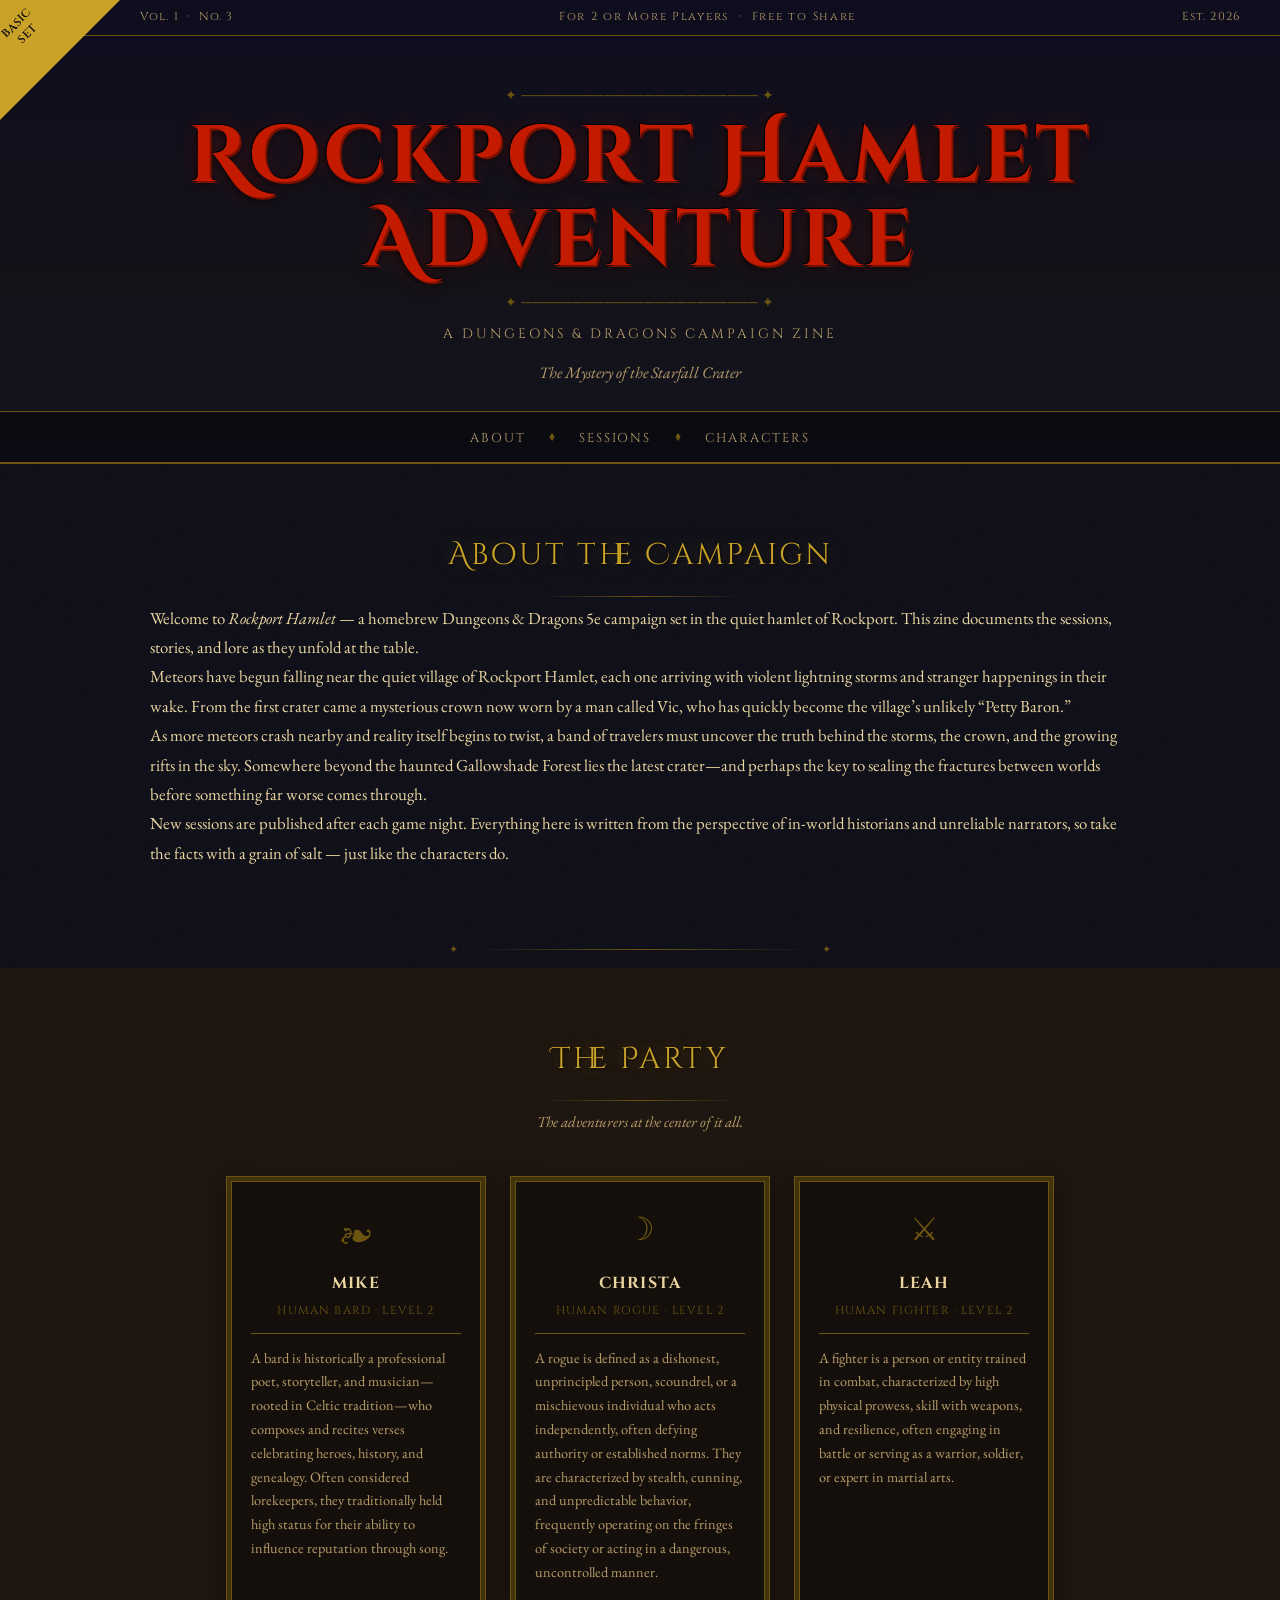
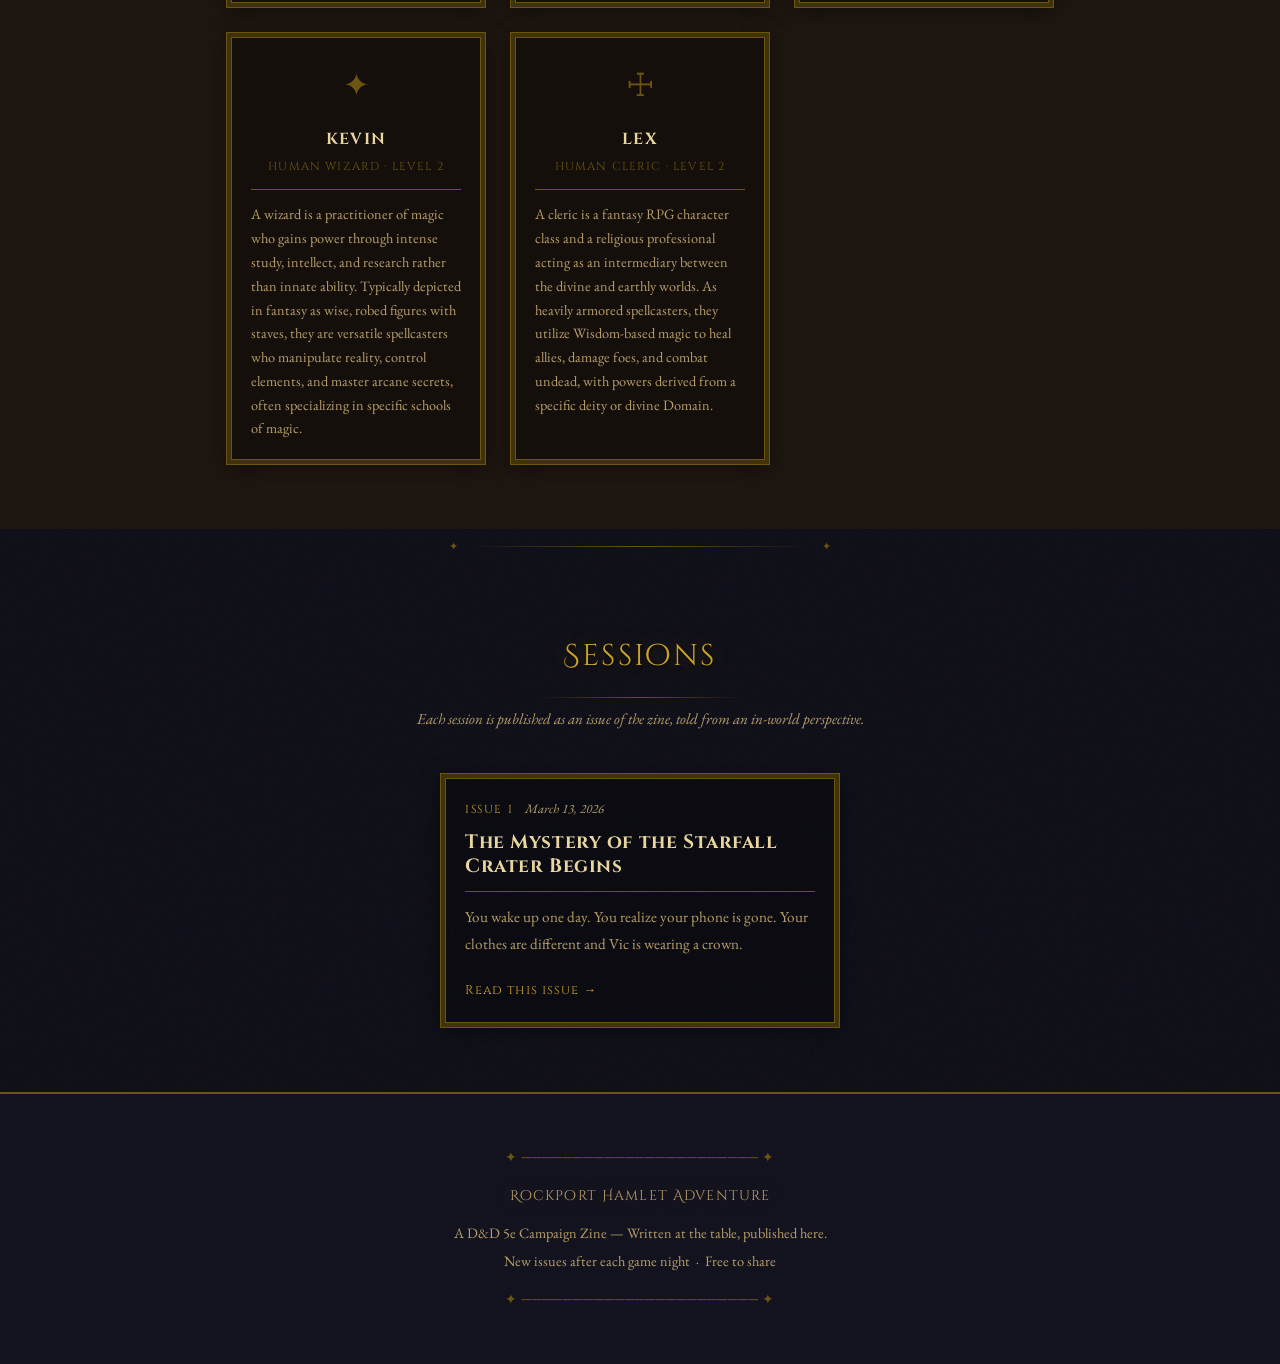
<file: index.html>
<!DOCTYPE html>
<html lang="en">
<head>
  <meta charset="UTF-8" />
  <meta name="viewport" content="width=device-width, initial-scale=1.0" />
  <title>Rockport Hamlet Adventure</title>
  <link rel="preconnect" href="https://fonts.googleapis.com" />
  <link rel="preconnect" href="https://fonts.gstatic.com" crossorigin />
  <link href="https://fonts.googleapis.com/css2?family=Cinzel+Decorative:wght@400;700;900&family=Cinzel:wght@400;600&family=EB+Garamond:ital,wght@0,400;0,500;1,400&display=swap" rel="stylesheet" />
  <link rel="stylesheet" href="style.css" />
</head>
<body>

  <!-- ── MASTHEAD ─────────────────────────────────────── -->
  <header class="masthead" id="top">

    <div class="masthead-corner-banner">
      <span>Basic<br>Set</span>
    </div>

    <div class="masthead-topbar">
      <span>Vol. 1 &nbsp;·&nbsp; No. 3</span>
      <span class="topbar-center">For 2 or More Players &nbsp;·&nbsp; Free to Share</span>
      <span>Est. 2026</span>
    </div>

    <div class="masthead-title-wrap">
      <div class="masthead-ornament">✦ ─────────────────────── ✦</div>
      <h1 class="masthead-title">Rockport Hamlet Adventure</h1>
      <div class="masthead-ornament">✦ ─────────────────────── ✦</div>
      <p class="masthead-sub">A Dungeons &amp; Dragons Campaign Zine</p>
      <p class="masthead-tagline"><em>The Mystery of the Starfall Crater</em></p>
    </div>

    <nav class="masthead-nav" aria-label="Main navigation">
      <ul>
        <li><a href="#about">About</a></li>
        <li class="nav-sep" aria-hidden="true">◆</li>
        <li><a href="#sessions">Sessions</a></li>
        <li class="nav-sep" aria-hidden="true">◆</li>
        <li><a href="#characters">Characters</a></li>
      </ul>
      <button class="nav-toggle" aria-label="Toggle menu" aria-expanded="false">☰ Menu</button>
    </nav>

  </header>

  <!-- ── ABOUT ─────────────────────────────────────────── -->
  <section id="about" class="section">
    <div class="container section-inner">
      <h2 class="section-title">About the Campaign</h2>
      <div class=”about-grid”>
        <div class=”about-text”>
          <p>Welcome to <em>Rockport Hamlet</em> — a homebrew Dungeons &amp; Dragons 5e campaign set in the quiet hamlet of Rockport. This zine documents the sessions, stories, and lore as they unfold at the table.</p>
          <p>Meteors have begun falling near the quiet village of Rockport Hamlet, each one arriving with violent lightning storms and stranger happenings in their wake. From the first crater came a mysterious crown now worn by a man called Vic, who has quickly become the village’s unlikely “Petty Baron.”</p>
          <p>As more meteors crash nearby and reality itself begins to twist, a band of travelers must uncover the truth behind the storms, the crown, and the growing rifts in the sky. Somewhere beyond the haunted Gallowshade Forest lies the latest crater—and perhaps the key to sealing the fractures between worlds before something far worse comes through.</p>
          <p>New sessions are published after each game night. Everything here is written from the perspective of in-world historians and unreliable narrators, so take the facts with a grain of salt — just like the characters do.</p>
        </div>
      </div>
    </div>
  </section>

  <div class="section-divider">
    <span>✦</span>
    <span class="divider-line"></span>
    <span>✦</span>
  </div>

  <!-- ── CHARACTERS ─────────────────────────────────────── -->
  <section id="characters" class="section section--alt">
    <div class="container section-inner">
      <h2 class="section-title">The Party</h2>
      <p class="section-subtitle">The adventurers at the center of it all.</p>
      <div class="characters-grid">

        <div class="character-card">
          <div class="card-inner">
            <div class="character-avatar" aria-hidden="true">❧</div>
            <h3>Mike</h3>
            <p class="character-class">Human Bard · Level 2</p>
            <div class="card-rule"></div>
            <p>A bard is historically a professional poet, storyteller, and musician—rooted in Celtic tradition—who composes and recites verses celebrating heroes, history, and genealogy. Often considered lorekeepers, they traditionally held high status for their ability to influence reputation through song.</p>
          </div>
        </div>

        <div class="character-card">
          <div class="card-inner">
            <div class="character-avatar" aria-hidden="true">☽</div>
            <h3>Christa</h3>
            <p class="character-class">Human Rogue · Level 2</p>
            <div class="card-rule"></div>
            <p>A rogue is defined as a dishonest, unprincipled person, scoundrel, or a mischievous individual who acts independently, often defying authority or established norms. They are characterized by stealth, cunning, and unpredictable behavior, frequently operating on the fringes of society or acting in a dangerous, uncontrolled manner.</p>
          </div>
        </div>

        <div class="character-card">
          <div class="card-inner">
            <div class="character-avatar" aria-hidden="true">⚔</div>
            <h3>Leah</h3>
            <p class="character-class">Human Fighter · Level 2</p>
            <div class="card-rule"></div>
            <p>A fighter is a person or entity trained in combat, characterized by high physical prowess, skill with weapons, and resilience, often engaging in battle or serving as a warrior, soldier, or expert in martial arts.</p>
          </div>
        </div>

        <div class="character-card">
          <div class="card-inner">
            <div class="character-avatar" aria-hidden="true">✦</div>
            <h3>Kevin</h3>
            <p class="character-class">Human Wizard · Level 2</p>
            <div class="card-rule"></div>
            <p>A wizard is a practitioner of magic who gains power through intense study, intellect, and research rather than innate ability. Typically depicted in fantasy as wise, robed figures with staves, they are versatile spellcasters who manipulate reality, control elements, and master arcane secrets, often specializing in specific schools of magic.</p>
          </div>
        </div>

        <div class="character-card">
          <div class="card-inner">
            <div class="character-avatar" aria-hidden="true">☩</div>
            <h3>Lex</h3>
            <p class="character-class">Human Cleric · Level 2</p>
            <div class="card-rule"></div>
            <p>A cleric is a fantasy RPG character class and a religious professional acting as an intermediary between the divine and earthly worlds. As heavily armored spellcasters, they utilize Wisdom-based magic to heal allies, damage foes, and combat undead, with powers derived from a specific deity or divine Domain.</p>
          </div>
        </div>

      </div>
    </div>
  </section>

  <div class="section-divider">
    <span>✦</span>
    <span class="divider-line"></span>
    <span>✦</span>
  </div>

  <!-- ── SESSIONS ─────────────────────────────────────── -->
  <section id="sessions" class="section">
    <div class="container section-inner">
      <h2 class="section-title">Sessions</h2>
      <p class="section-subtitle">Each session is published as an issue of the zine, told from an in-world perspective.</p>

      <div class="sessions-grid">

        <article class="session-card" id="session-1">
          <div class="card-inner">
            <div class="session-meta">
              <span class="issue-badge">Issue I</span>
              <time datetime="2026-03-13">March 13, 2026</time>
            </div>
            <h3><a href="session-1.html">The Mystery of the Starfall Crater Begins</a></h3>
            <div class="card-rule"></div>
            <p>You wake up one day. You realize your phone is gone. Your clothes are different and Vic is wearing a crown.</p>
            <a href="session-1.html" class="session-link">Read this issue →</a>
          </div>
        </article>

      </div>
    </div>
  </section>

  <!-- ── FOOTER ─────────────────────────────────────────── -->
  <footer class="site-footer">
    <div class="container">
      <div class="footer-ornament">✦ ─────────────────────── ✦</div>
      <p class="footer-title">Rockport Hamlet Adventure</p>
      <p>A D&amp;D 5e Campaign Zine &mdash; Written at the table, published here.</p>
      <p class="footer-sub">New issues after each game night &nbsp;·&nbsp; Free to share</p>
      <div class="footer-ornament">✦ ─────────────────────── ✦</div>
    </div>
  </footer>

  <script src="script.js"></script>
</body>
</html>
</file>
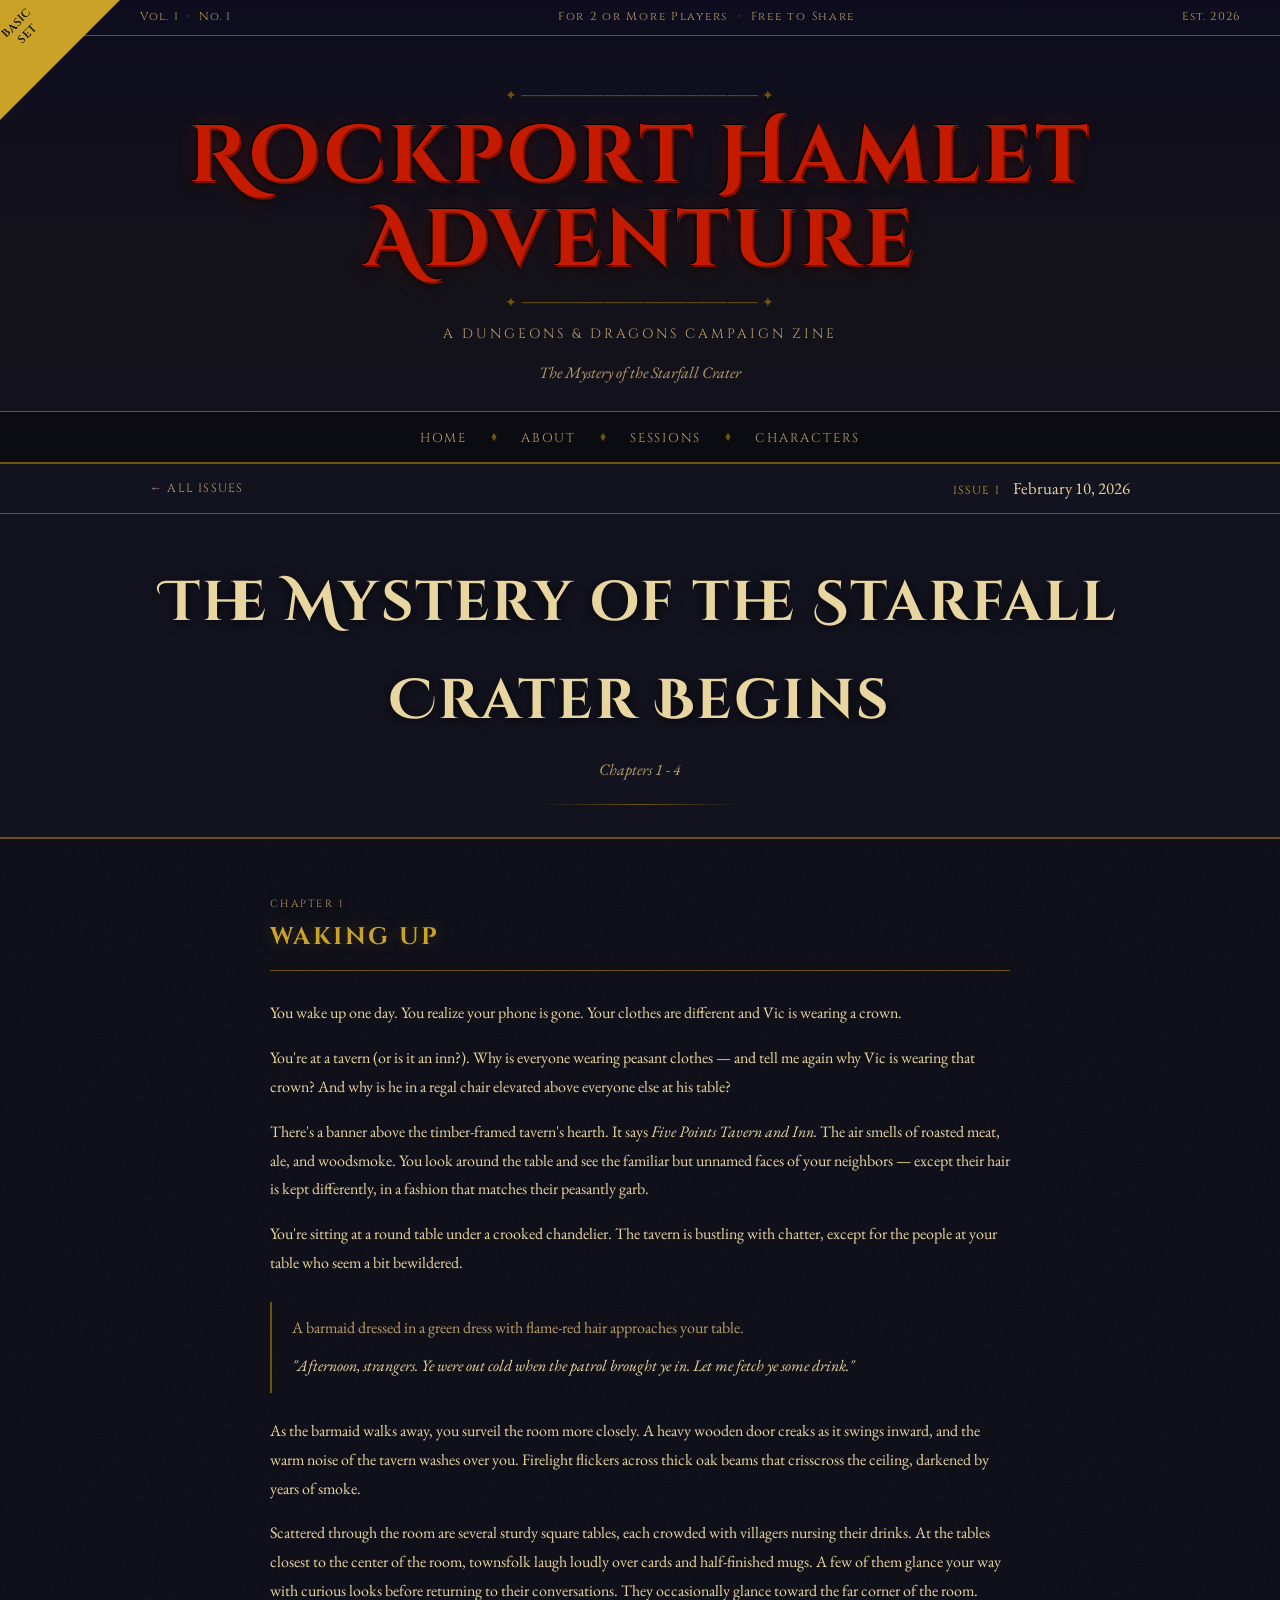
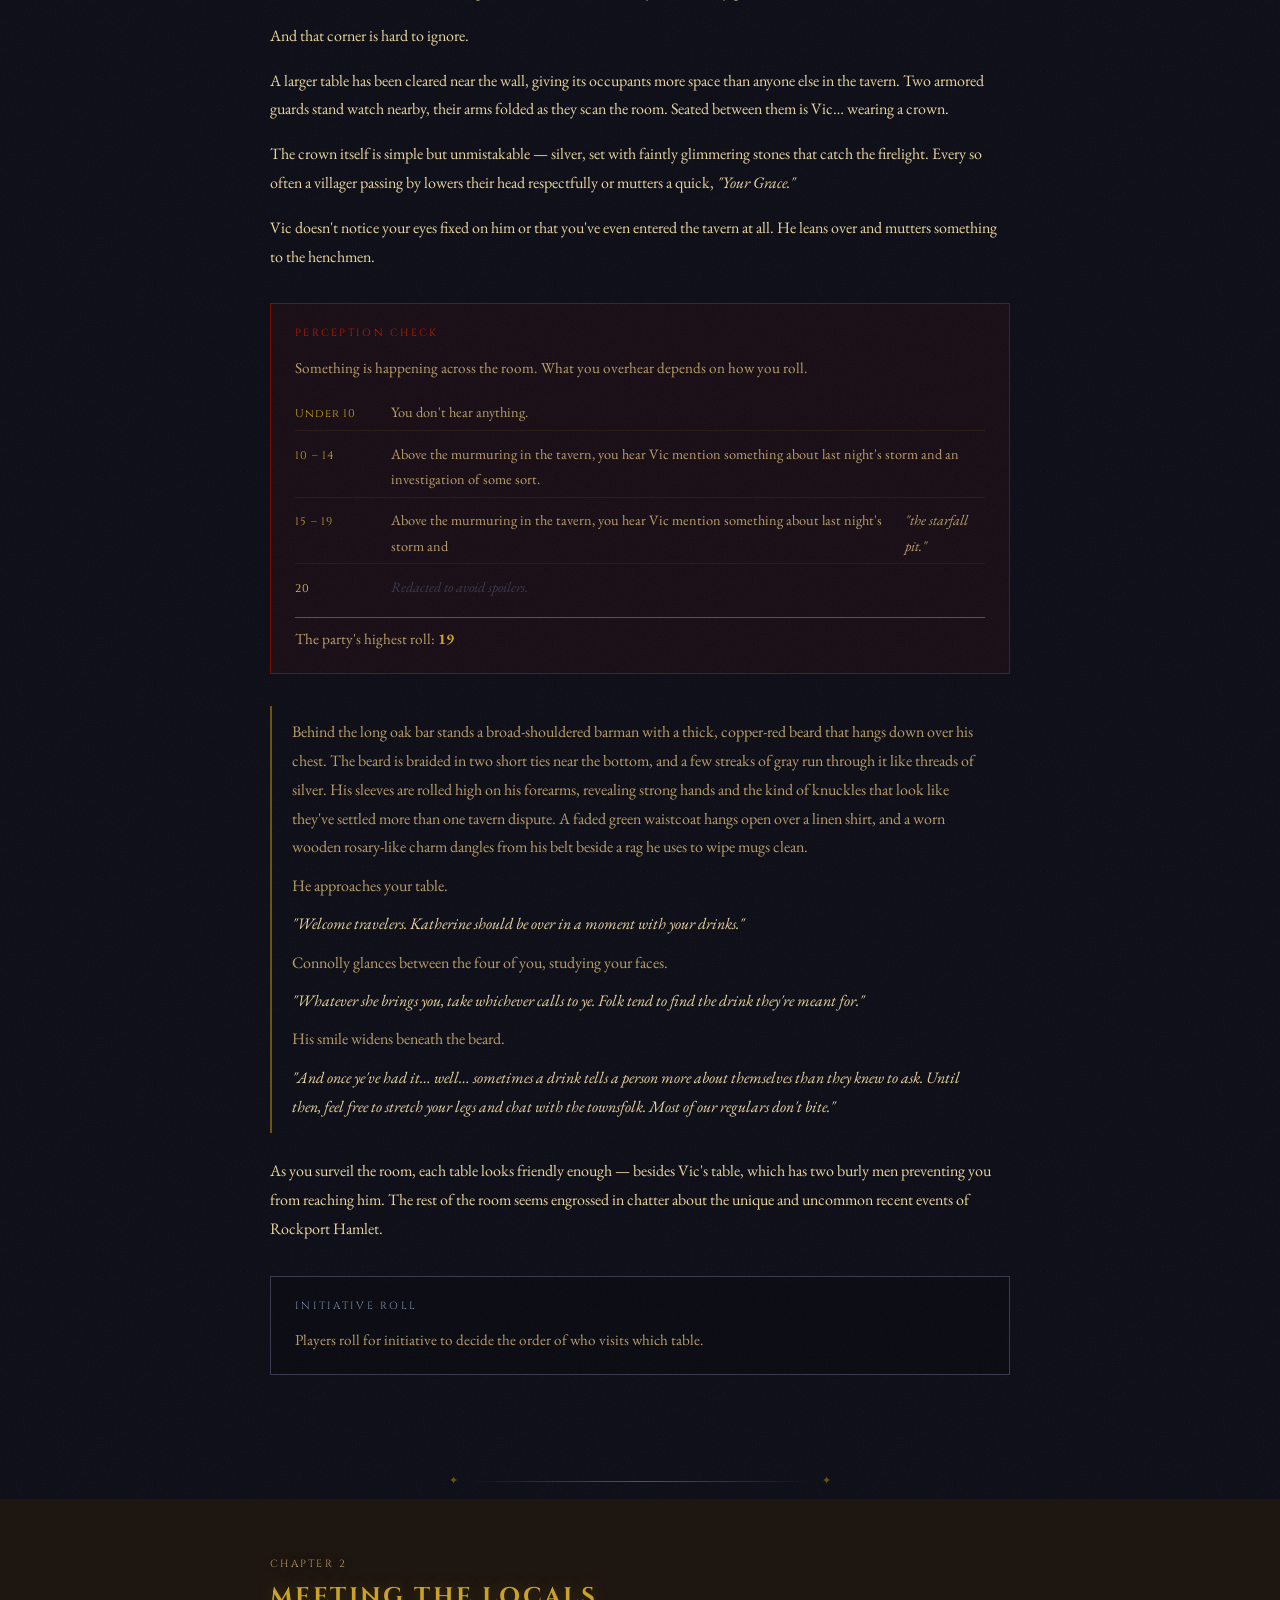
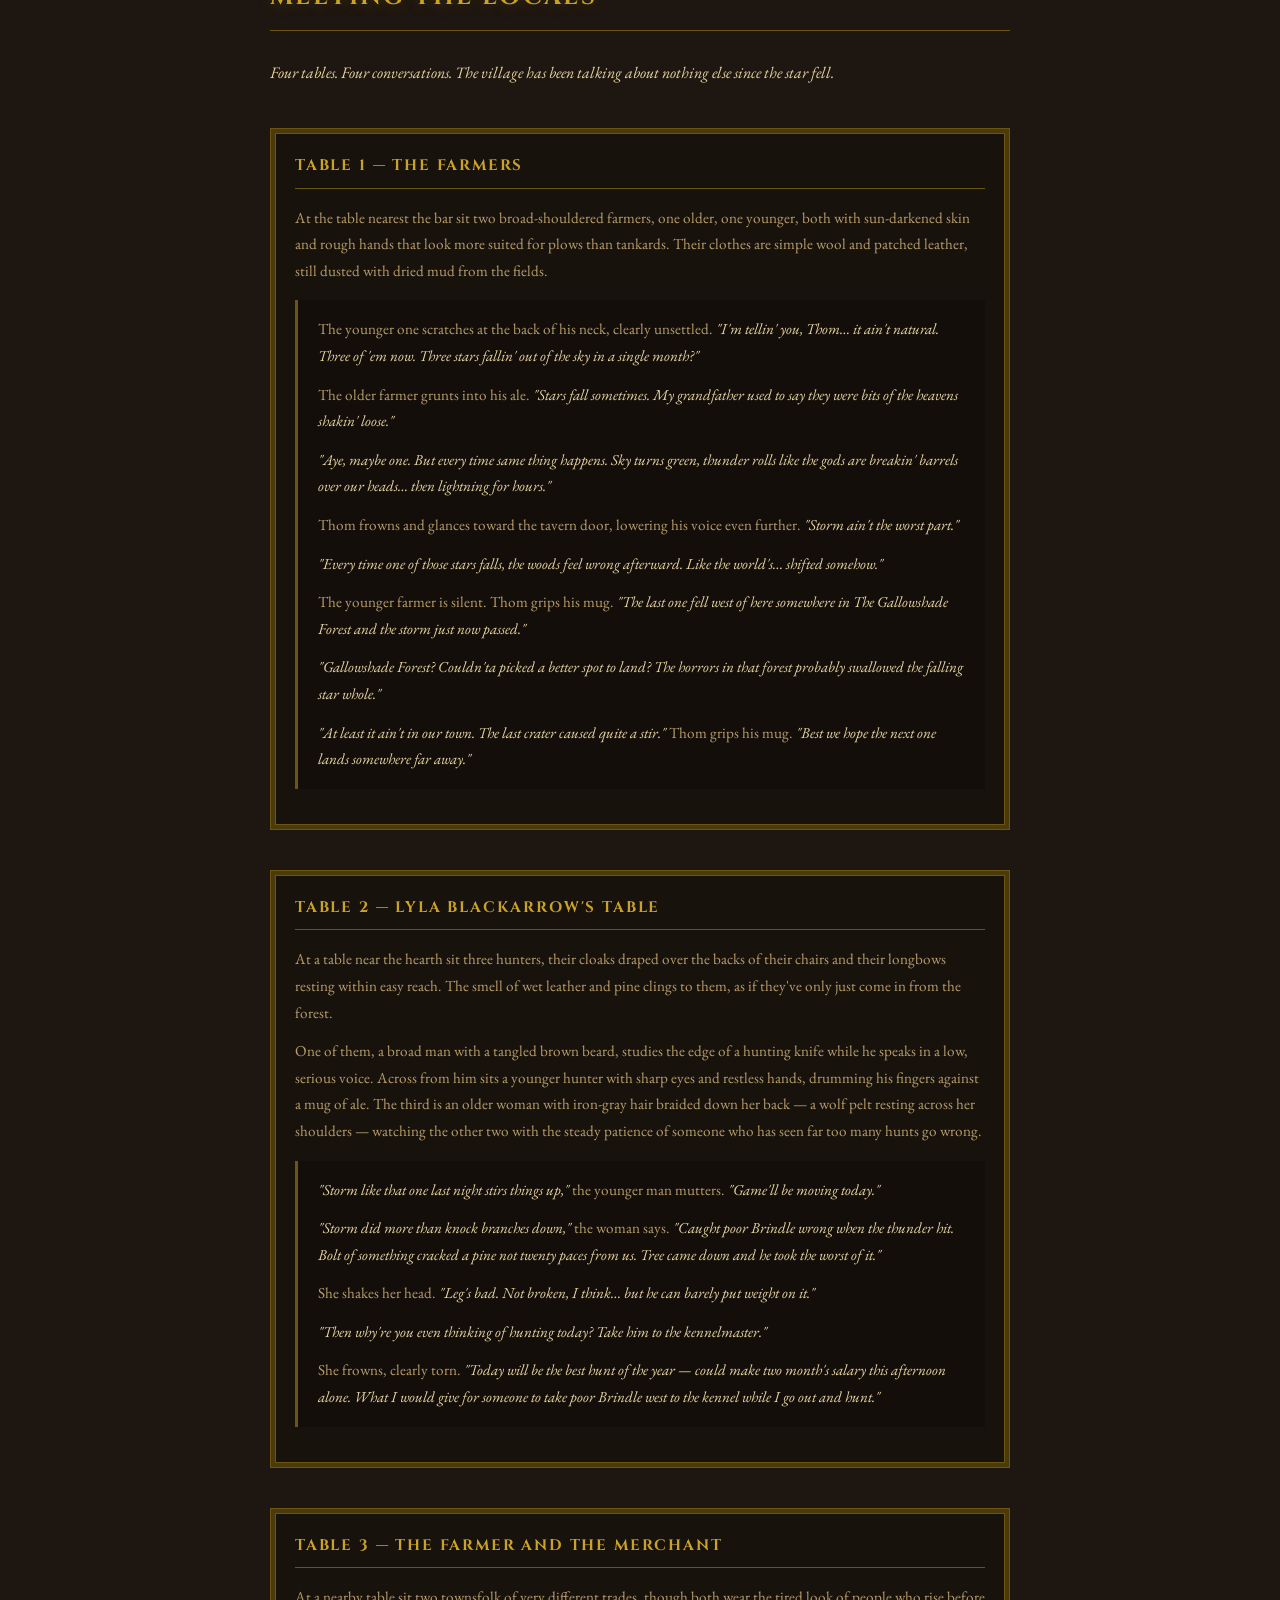
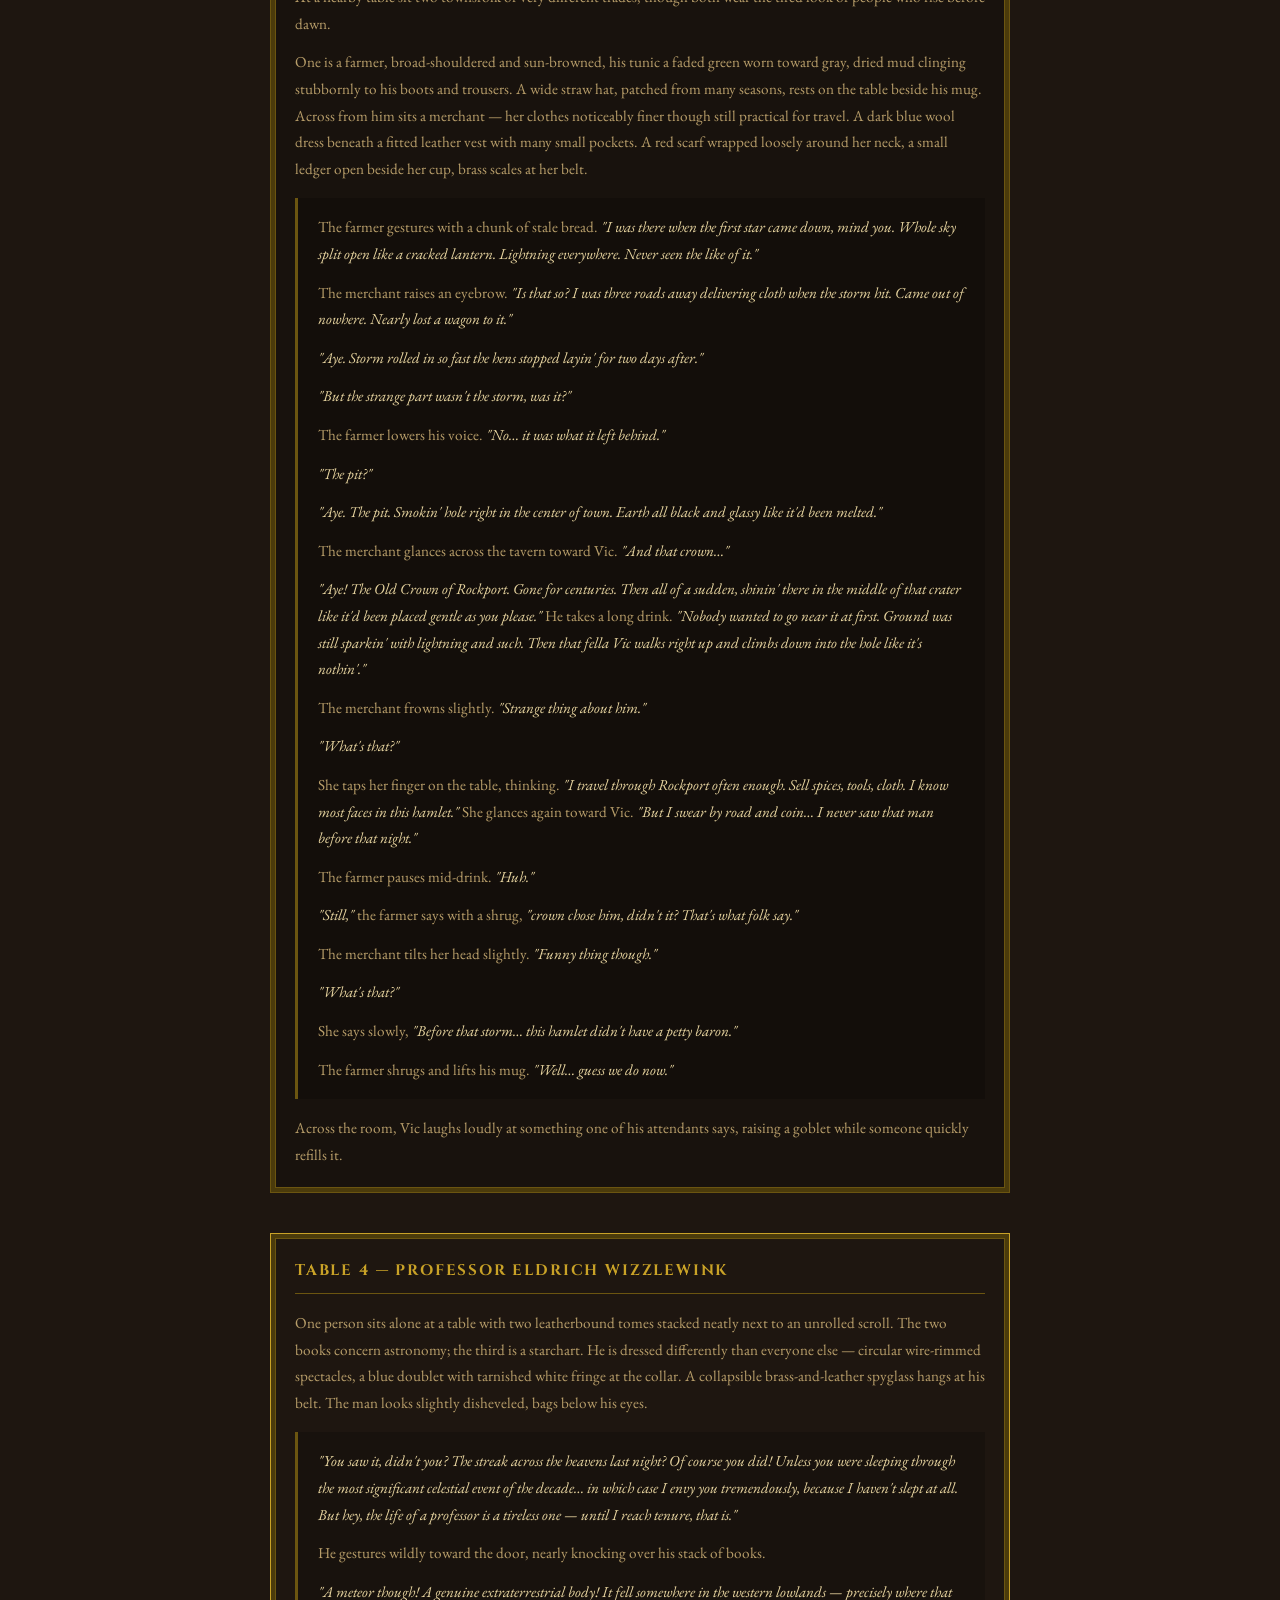
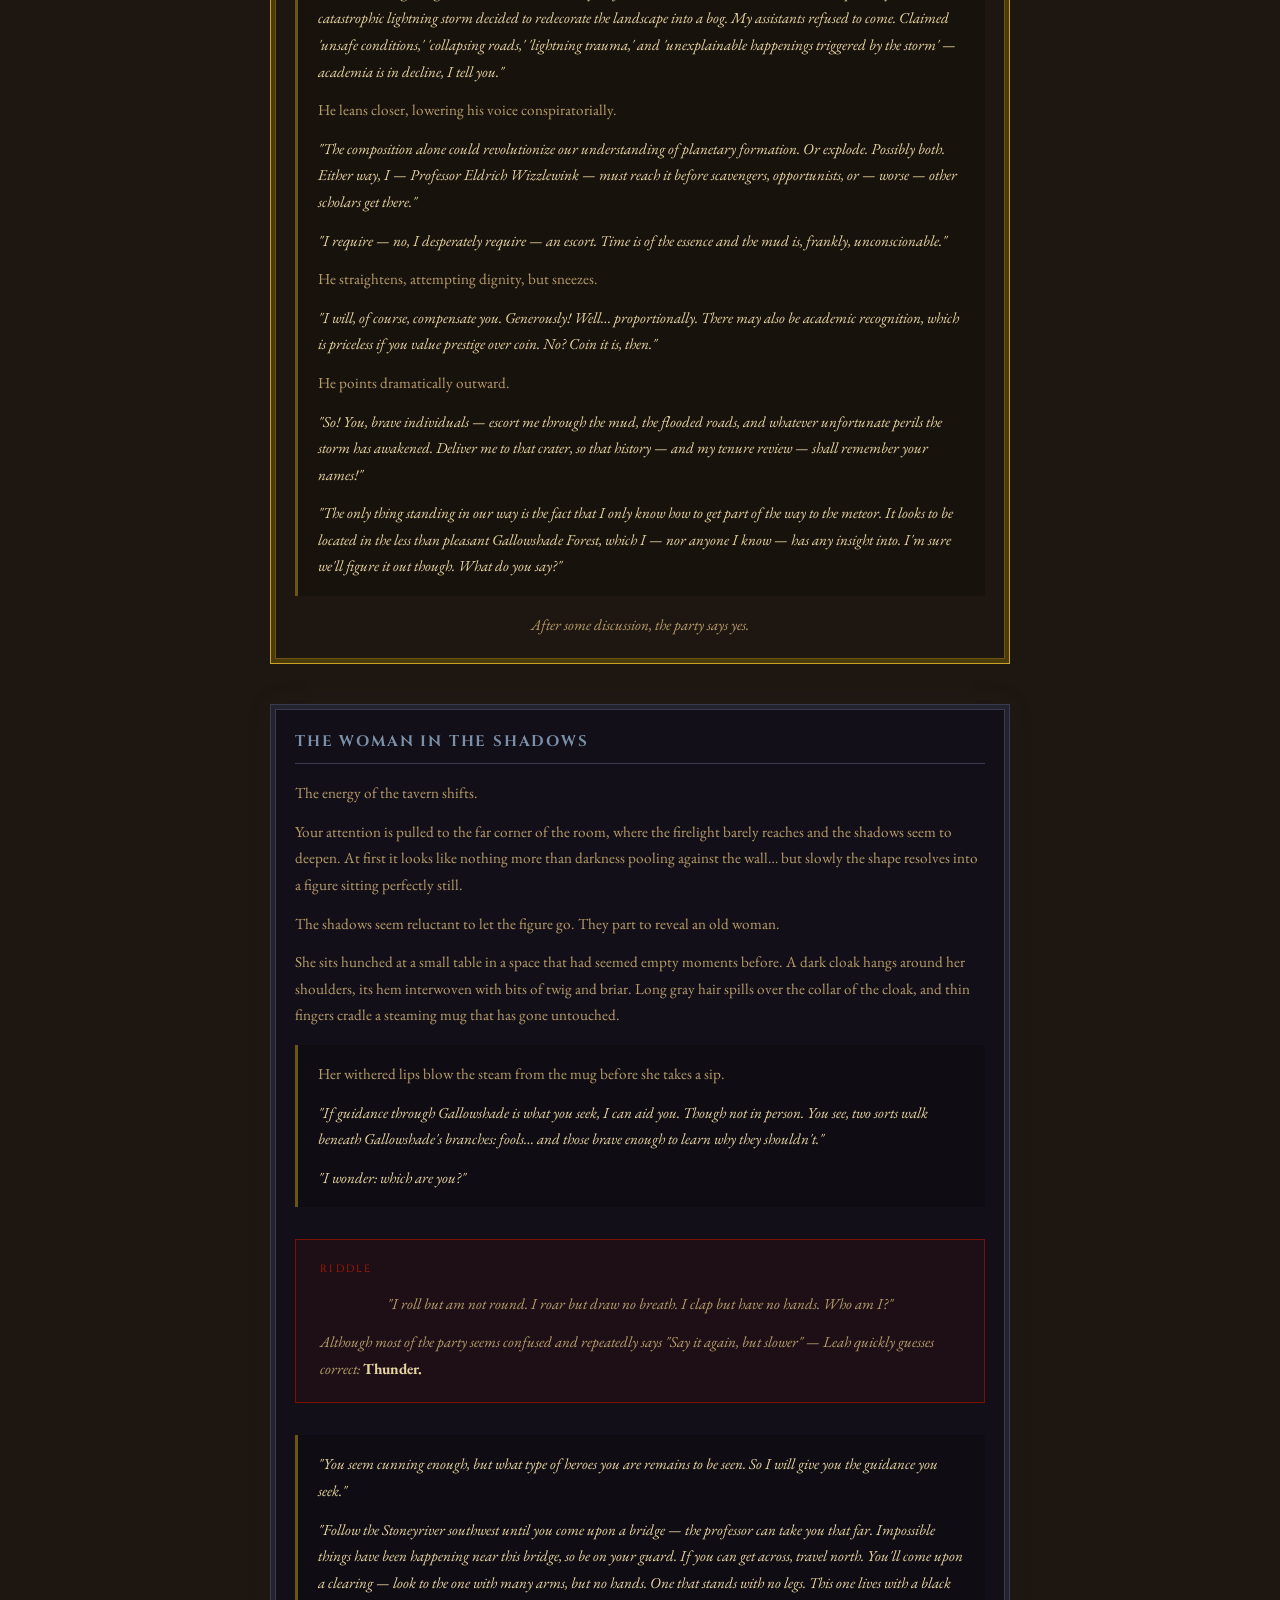
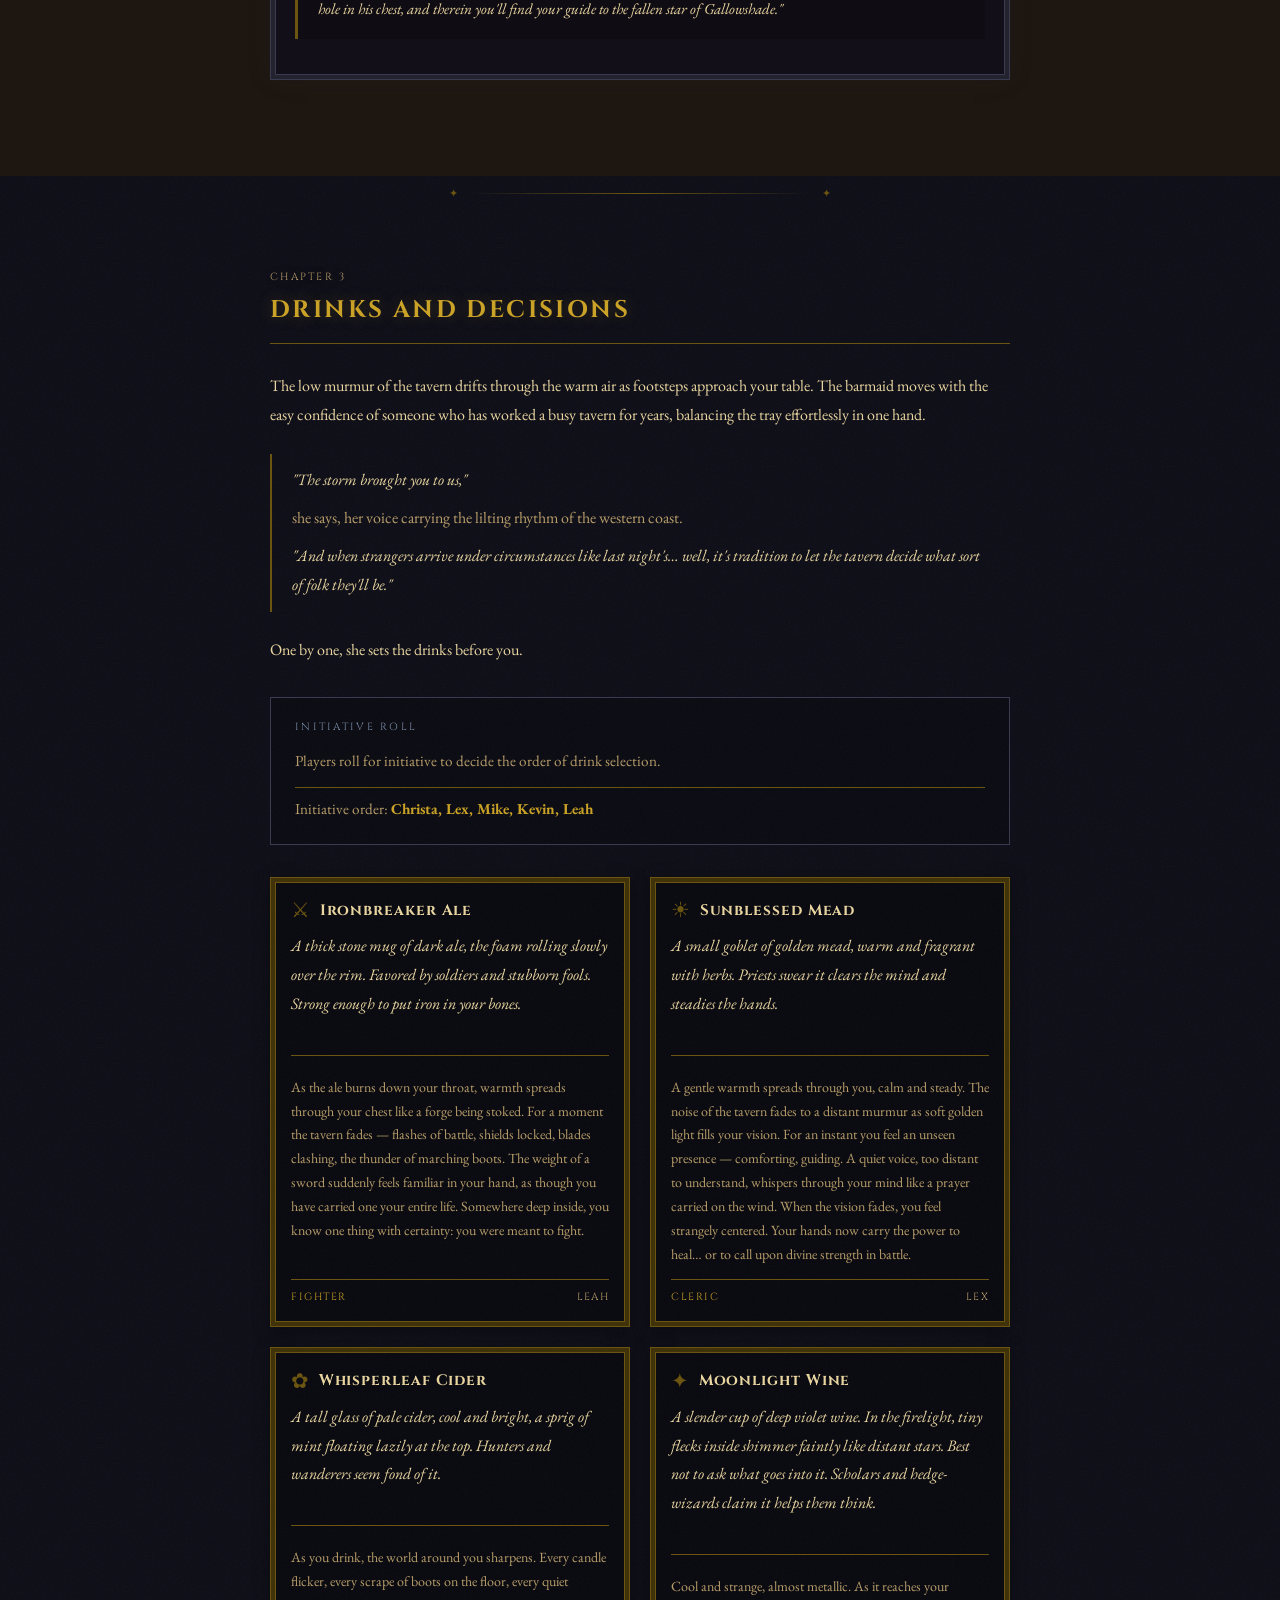
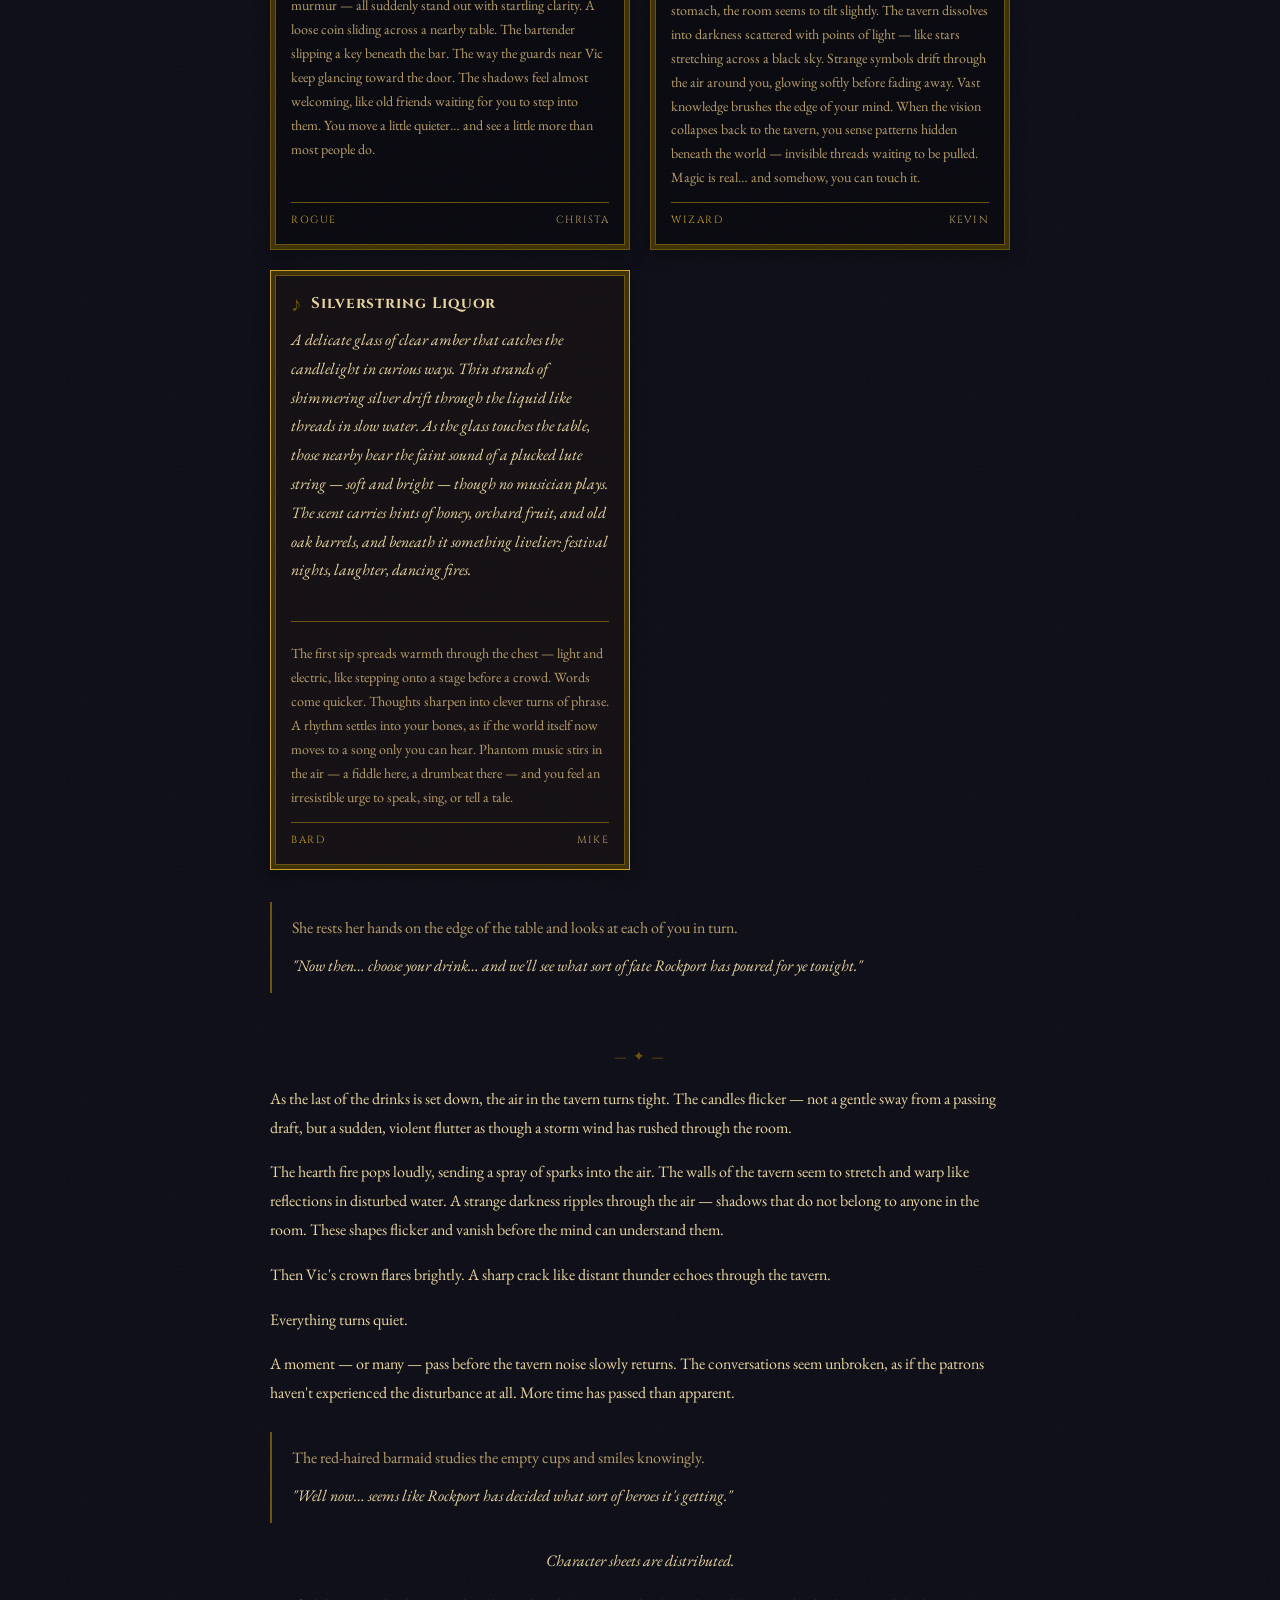
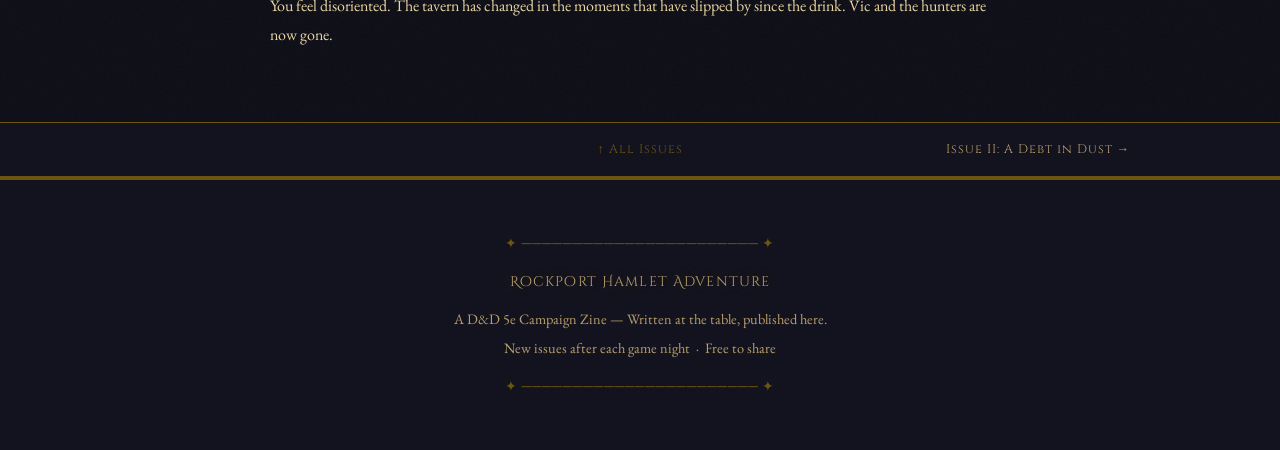
<file: session-1.html>
<!DOCTYPE html>
<html lang="en">
<head>
  <meta charset="UTF-8" />
  <meta name="viewport" content="width=device-width, initial-scale=1.0" />
  <title>Session One — The Mystery of the Starfall Crater Begins | Rockport Hamlet Adventure</title>
  <link rel="preconnect" href="https://fonts.googleapis.com" />
  <link rel="preconnect" href="https://fonts.gstatic.com" crossorigin />
  <link href="https://fonts.googleapis.com/css2?family=Cinzel+Decorative:wght@400;700;900&family=Cinzel:wght@400;600&family=EB+Garamond:ital,wght@0,400;0,500;1,400&display=swap" rel="stylesheet" />
  <link rel="stylesheet" href="style.css" />
</head>
<body>

  <!-- ── MASTHEAD ─────────────────────────────────────── -->
  <header class="masthead" id="top">

    <div class="masthead-corner-banner">
      <span>Basic<br>Set</span>
    </div>

    <div class="masthead-topbar">
      <span>Vol. 1 &nbsp;·&nbsp; No. 1</span>
      <span class="topbar-center">For 2 or More Players &nbsp;·&nbsp; Free to Share</span>
      <span>Est. 2026</span>
    </div>

    <div class="masthead-title-wrap">
      <div class="masthead-ornament">✦ ─────────────────────── ✦</div>
      <h1 class="masthead-title">Rockport Hamlet Adventure</h1>
      <div class="masthead-ornament">✦ ─────────────────────── ✦</div>
      <p class="masthead-sub">A Dungeons &amp; Dragons Campaign Zine</p>
      <p class="masthead-tagline"><em>The Mystery of the Starfall Crater</em></p>
    </div>

    <nav class="masthead-nav" aria-label="Main navigation">
      <ul>
        <li><a href="index.html">Home</a></li>
        <li class="nav-sep" aria-hidden="true">◆</li>
        <li><a href="index.html#about">About</a></li>
        <li class="nav-sep" aria-hidden="true">◆</li>
        <li><a href="index.html#sessions">Sessions</a></li>
        <li class="nav-sep" aria-hidden="true">◆</li>
        <li><a href="index.html#characters">Characters</a></li>
      </ul>
      <button class="nav-toggle" aria-label="Toggle menu" aria-expanded="false">☰ Menu</button>
    </nav>

  </header>

  <!-- ── ISSUE HEADER ───────────────────────────────────── -->
  <div class="issue-banner">
    <div class="container issue-banner-inner">
      <a href="index.html#sessions" class="back-link">← All Issues</a>
      <div class="issue-ident">
        <span class="issue-badge">Issue I</span>
        <time datetime="2026-02-10">February 10, 2026</time>
      </div>
    </div>
  </div>

  <!-- ── ISSUE TITLE ────────────────────────────────────── -->
  <div class="issue-title-section">
    <div class="container">
      <h2 class="issue-title">The Mystery of the Starfall Crater Begins</h2>
      <p class="issue-subtitle"><em>Chapters 1 - 4</em></p>
      <div class="issue-rule"></div>
    </div>
  </div>

  <!-- ── CHAPTER 1 ──────────────────────────────────────── -->
  <section class="chapter">
    <div class="container">

      <h2 class="chapter-title">
        <span class="chapter-num">Chapter 1</span>
        Waking Up
      </h2>

      <p>You wake up one day. You realize your phone is gone. Your clothes are different and Vic is wearing a crown.</p>

      <p>You're at a tavern (or is it an inn?). Why is everyone wearing peasant clothes — and tell me again why Vic is wearing that crown? And why is he in a regal chair elevated above everyone else at his table?</p>

      <p>There's a banner above the timber-framed tavern's hearth. It says <em>Five Points Tavern and Inn.</em> The air smells of roasted meat, ale, and woodsmoke. You look around the table and see the familiar but unnamed faces of your neighbors — except their hair is kept differently, in a fashion that matches their peasantly garb.</p>

      <p>You're sitting at a round table under a crooked chandelier. The tavern is bustling with chatter, except for the people at your table who seem a bit bewildered.</p>

      <div class="npc-entrance">
        <p>A barmaid dressed in a green dress with flame-red hair approaches your table.</p>
        <p class="npc-speech">"Afternoon, strangers. Ye were out cold when the patrol brought ye in. Let me fetch ye some drink."</p>
      </div>

      <p>As the barmaid walks away, you surveil the room more closely. A heavy wooden door creaks as it swings inward, and the warm noise of the tavern washes over you. Firelight flickers across thick oak beams that crisscross the ceiling, darkened by years of smoke.</p>

      <p>Scattered through the room are several sturdy square tables, each crowded with villagers nursing their drinks. At the tables closest to the center of the room, townsfolk laugh loudly over cards and half-finished mugs. A few of them glance your way with curious looks before returning to their conversations. They occasionally glance toward the far corner of the room.</p>

      <p>And that corner is hard to ignore.</p>

      <p>A larger table has been cleared near the wall, giving its occupants more space than anyone else in the tavern. Two armored guards stand watch nearby, their arms folded as they scan the room. Seated between them is Vic… wearing a crown.</p>

      <p>The crown itself is simple but unmistakable — silver, set with faintly glimmering stones that catch the firelight. Every so often a villager passing by lowers their head respectfully or mutters a quick, <em>"Your Grace."</em></p>

      <p>Vic doesn't notice your eyes fixed on him or that you've even entered the tavern at all. He leans over and mutters something to the henchmen.</p>

      <div class="game-callout">
        <div class="game-callout-label">Perception Check</div>
        <p>Something is happening across the room. What you overhear depends on how you roll.</p>
        <ul class="roll-table">
          <li><span class="roll-range">Under 10</span> You don't hear anything.</li>
          <li><span class="roll-range">10 – 14</span> Above the murmuring in the tavern, you hear Vic mention something about last night's storm and an investigation of some sort.</li>
          <li><span class="roll-range">15 – 19</span> Above the murmuring in the tavern, you hear Vic mention something about last night's storm and <em>"the starfall pit."</em></li>
          <li><span class="roll-range roll-range--nat20">20</span> <em class="redacted">Redacted to avoid spoilers.</em></li>
        </ul>
        <p class="roll-result">The party's highest roll: <strong>19</strong></p>
      </div>

      <div class="npc-entrance">
        <p>Behind the long oak bar stands a broad-shouldered barman with a thick, copper-red beard that hangs down over his chest. The beard is braided in two short ties near the bottom, and a few streaks of gray run through it like threads of silver. His sleeves are rolled high on his forearms, revealing strong hands and the kind of knuckles that look like they've settled more than one tavern dispute. A faded green waistcoat hangs open over a linen shirt, and a worn wooden rosary-like charm dangles from his belt beside a rag he uses to wipe mugs clean.</p>
        <p>He approaches your table.</p>
        <p class="npc-speech">"Welcome travelers. Katherine should be over in a moment with your drinks."</p>
        <p>Connolly glances between the four of you, studying your faces.</p>
        <p class="npc-speech">"Whatever she brings you, take whichever calls to ye. Folk tend to find the drink they're meant for."</p>
        <p>His smile widens beneath the beard.</p>
        <p class="npc-speech">"And once ye've had it… well… sometimes a drink tells a person more about themselves than they knew to ask. Until then, feel free to stretch your legs and chat with the townsfolk. Most of our regulars don't bite."</p>
      </div>

      <p>As you surveil the room, each table looks friendly enough — besides Vic's table, which has two burly men preventing you from reaching him. The rest of the room seems engrossed in chatter about the unique and uncommon recent events of Rockport Hamlet.</p>

      <div class="game-callout game-callout--minor">
        <div class="game-callout-label">Initiative Roll</div>
        <p>Players roll for initiative to decide the order of who visits which table.</p>
      </div>

    </div>
  </section>

  <div class="section-divider">
    <span>✦</span>
    <span class="divider-line"></span>
    <span>✦</span>
  </div>

  <!-- ── CHAPTER 2 ──────────────────────────────────────── -->
  <section class="chapter chapter--alt">
    <div class="container">

      <h2 class="chapter-title">
        <span class="chapter-num">Chapter 2</span>
        Meeting the Locals
      </h2>

      <p class="chapter-intro">Four tables. Four conversations. The village has been talking about nothing else since the star fell.</p>

      <!-- Table 1: Farmers -->
      <div class="encounter-block">
        <h3 class="encounter-title">Table 1 &mdash; The Farmers</h3>
        <p>At the table nearest the bar sit two broad-shouldered farmers, one older, one younger, both with sun-darkened skin and rough hands that look more suited for plows than tankards. Their clothes are simple wool and patched leather, still dusted with dried mud from the fields.</p>
        <div class="npc-dialogue">
          <p>The younger one scratches at the back of his neck, clearly unsettled. <span class="npc-line">"I'm tellin' you, Thom… it ain't natural. Three of 'em now. Three stars fallin' out of the sky in a single month?"</span></p>
          <p>The older farmer grunts into his ale. <span class="npc-line">"Stars fall sometimes. My grandfather used to say they were bits of the heavens shakin' loose."</span></p>
          <p><span class="npc-line">"Aye, maybe one. But every time same thing happens. Sky turns green, thunder rolls like the gods are breakin' barrels over our heads… then lightning for hours."</span></p>
          <p>Thom frowns and glances toward the tavern door, lowering his voice even further. <span class="npc-line">"Storm ain't the worst part."</span></p>
          <p><span class="npc-line">"Every time one of those stars falls, the woods feel wrong afterward. Like the world's… shifted somehow."</span></p>
          <p>The younger farmer is silent. Thom grips his mug. <span class="npc-line">"The last one fell west of here somewhere in The Gallowshade Forest and the storm just now passed."</span></p>
          <p><span class="npc-line">"Gallowshade Forest? Couldn'ta picked a better spot to land? The horrors in that forest probably swallowed the falling star whole."</span></p>
          <p><span class="npc-line">"At least it ain't in our town. The last crater caused quite a stir."</span> Thom grips his mug. <span class="npc-line">"Best we hope the next one lands somewhere far away."</span></p>
        </div>
      </div>

      <!-- Table 2: Hunters -->
      <div class="encounter-block">
        <h3 class="encounter-title">Table 2 &mdash; Lyla Blackarrow's Table</h3>
        <p>At a table near the hearth sit three hunters, their cloaks draped over the backs of their chairs and their longbows resting within easy reach. The smell of wet leather and pine clings to them, as if they've only just come in from the forest.</p>
        <p>One of them, a broad man with a tangled brown beard, studies the edge of a hunting knife while he speaks in a low, serious voice. Across from him sits a younger hunter with sharp eyes and restless hands, drumming his fingers against a mug of ale. The third is an older woman with iron-gray hair braided down her back — a wolf pelt resting across her shoulders — watching the other two with the steady patience of someone who has seen far too many hunts go wrong.</p>
        <div class="npc-dialogue">
          <p><span class="npc-line">"Storm like that one last night stirs things up,"</span> the younger man mutters. <span class="npc-line">"Game'll be moving today."</span></p>
          <p><span class="npc-line">"Storm did more than knock branches down,"</span> the woman says. <span class="npc-line">"Caught poor Brindle wrong when the thunder hit. Bolt of something cracked a pine not twenty paces from us. Tree came down and he took the worst of it."</span></p>
          <p>She shakes her head. <span class="npc-line">"Leg's bad. Not broken, I think… but he can barely put weight on it."</span></p>
          <p><span class="npc-line">"Then why're you even thinking of hunting today? Take him to the kennelmaster."</span></p>
          <p>She frowns, clearly torn. <span class="npc-line">"Today will be the best hunt of the year — could make two month's salary this afternoon alone. What I would give for someone to take poor Brindle west to the kennel while I go out and hunt."</span></p>
        </div>
      </div>

      <!-- Table 3: Farmer + Merchant -->
      <div class="encounter-block">
        <h3 class="encounter-title">Table 3 &mdash; The Farmer and the Merchant</h3>
        <p>At a nearby table sit two townsfolk of very different trades, though both wear the tired look of people who rise before dawn.</p>
        <p>One is a farmer, broad-shouldered and sun-browned, his tunic a faded green worn toward gray, dried mud clinging stubbornly to his boots and trousers. A wide straw hat, patched from many seasons, rests on the table beside his mug. Across from him sits a merchant — her clothes noticeably finer though still practical for travel. A dark blue wool dress beneath a fitted leather vest with many small pockets. A red scarf wrapped loosely around her neck, a small ledger open beside her cup, brass scales at her belt.</p>
        <div class="npc-dialogue">
          <p>The farmer gestures with a chunk of stale bread. <span class="npc-line">"I was there when the first star came down, mind you. Whole sky split open like a cracked lantern. Lightning everywhere. Never seen the like of it."</span></p>
          <p>The merchant raises an eyebrow. <span class="npc-line">"Is that so? I was three roads away delivering cloth when the storm hit. Came out of nowhere. Nearly lost a wagon to it."</span></p>
          <p><span class="npc-line">"Aye. Storm rolled in so fast the hens stopped layin' for two days after."</span></p>
          <p><span class="npc-line">"But the strange part wasn't the storm, was it?"</span></p>
          <p>The farmer lowers his voice. <span class="npc-line">"No… it was what it left behind."</span></p>
          <p><span class="npc-line">"The pit?"</span></p>
          <p><span class="npc-line">"Aye. The pit. Smokin' hole right in the center of town. Earth all black and glassy like it'd been melted."</span></p>
          <p>The merchant glances across the tavern toward Vic. <span class="npc-line">"And that crown…"</span></p>
          <p><span class="npc-line">"Aye! The Old Crown of Rockport. Gone for centuries. Then all of a sudden, shinin' there in the middle of that crater like it'd been placed gentle as you please."</span> He takes a long drink. <span class="npc-line">"Nobody wanted to go near it at first. Ground was still sparkin' with lightning and such. Then that fella Vic walks right up and climbs down into the hole like it's nothin'."</span></p>
          <p>The merchant frowns slightly. <span class="npc-line">"Strange thing about him."</span></p>
          <p><span class="npc-line">"What's that?"</span></p>
          <p>She taps her finger on the table, thinking. <span class="npc-line">"I travel through Rockport often enough. Sell spices, tools, cloth. I know most faces in this hamlet."</span> She glances again toward Vic. <span class="npc-line">"But I swear by road and coin… I never saw that man before that night."</span></p>
          <p>The farmer pauses mid-drink. <span class="npc-line">"Huh."</span></p>
          <p><span class="npc-line">"Still,"</span> the farmer says with a shrug, <span class="npc-line">"crown chose him, didn't it? That's what folk say."</span></p>
          <p>The merchant tilts her head slightly. <span class="npc-line">"Funny thing though."</span></p>
          <p><span class="npc-line">"What's that?"</span></p>
          <p>She says slowly, <span class="npc-line">"Before that storm… this hamlet didn't have a petty baron."</span></p>
          <p>The farmer shrugs and lifts his mug. <span class="npc-line">"Well… guess we do now."</span></p>
        </div>
        <p>Across the room, Vic laughs loudly at something one of his attendants says, raising a goblet while someone quickly refills it.</p>
      </div>

      <!-- Table 4: Professor Wizzlewink -->
      <div class="encounter-block encounter-block--notable">
        <h3 class="encounter-title">Table 4 &mdash; Professor Eldrich Wizzlewink</h3>
        <p>One person sits alone at a table with two leatherbound tomes stacked neatly next to an unrolled scroll. The two books concern astronomy; the third is a starchart. He is dressed differently than everyone else — circular wire-rimmed spectacles, a blue doublet with tarnished white fringe at the collar. A collapsible brass-and-leather spyglass hangs at his belt. The man looks slightly disheveled, bags below his eyes.</p>
        <div class="npc-dialogue">
          <p><span class="npc-line">"You saw it, didn't you? The streak across the heavens last night? Of course you did! Unless you were sleeping through the most significant celestial event of the decade… in which case I envy you tremendously, because I haven't slept at all. But hey, the life of a professor is a tireless one — until I reach tenure, that is."</span></p>
          <p>He gestures wildly toward the door, nearly knocking over his stack of books.</p>
          <p><span class="npc-line">"A meteor though! A genuine extraterrestrial body! It fell somewhere in the western lowlands — precisely where that catastrophic lightning storm decided to redecorate the landscape into a bog. My assistants refused to come. Claimed 'unsafe conditions,' 'collapsing roads,' 'lightning trauma,' and 'unexplainable happenings triggered by the storm' — academia is in decline, I tell you."</span></p>
          <p>He leans closer, lowering his voice conspiratorially.</p>
          <p><span class="npc-line">"The composition alone could revolutionize our understanding of planetary formation. Or explode. Possibly both. Either way, I — Professor Eldrich Wizzlewink — must reach it before scavengers, opportunists, or — worse — other scholars get there."</span></p>
          <p><span class="npc-line">"I require — no, I <em>desperately</em> require — an escort. Time is of the essence and the mud is, frankly, unconscionable."</span></p>
          <p>He straightens, attempting dignity, but sneezes.</p>
          <p><span class="npc-line">"I will, of course, compensate you. Generously! Well… proportionally. There may also be academic recognition, which is priceless if you value prestige over coin. No? Coin it is, then."</span></p>
          <p>He points dramatically outward.</p>
          <p><span class="npc-line">"So! You, brave individuals — escort me through the mud, the flooded roads, and whatever unfortunate perils the storm has awakened. Deliver me to that crater, so that history — and my tenure review — shall remember your names!"</span></p>
          <p><span class="npc-line">"The only thing standing in our way is the fact that I only know how to get part of the way to the meteor. It looks to be located in the less than pleasant Gallowshade Forest, which I — nor anyone I know — has any insight into. I'm sure we'll figure it out though. What do you say?"</span></p>
        </div>
        <p class="party-decision"><em>After some discussion, the party says yes.</em></p>
      </div>

      <!-- The Old Woman -->
      <div class="encounter-block encounter-block--mysterious">
        <h3 class="encounter-title">The Woman in the Shadows</h3>
        <p>The energy of the tavern shifts.</p>
        <p>Your attention is pulled to the far corner of the room, where the firelight barely reaches and the shadows seem to deepen. At first it looks like nothing more than darkness pooling against the wall… but slowly the shape resolves into a figure sitting perfectly still.</p>
        <p>The shadows seem reluctant to let the figure go. They part to reveal an old woman.</p>
        <p>She sits hunched at a small table in a space that had seemed empty moments before. A dark cloak hangs around her shoulders, its hem interwoven with bits of twig and briar. Long gray hair spills over the collar of the cloak, and thin fingers cradle a steaming mug that has gone untouched.</p>
        <div class="npc-dialogue">
          <p>Her withered lips blow the steam from the mug before she takes a sip.</p>
          <p><span class="npc-line">"If guidance through Gallowshade is what you seek, I can aid you. Though not in person. You see, two sorts walk beneath Gallowshade's branches: fools… and those brave enough to learn why they shouldn't."</span></p>
          <p><span class="npc-line">"I wonder: which are you?"</span></p>
        </div>

        <div class="game-callout">
          <div class="game-callout-label">Riddle</div>
          <p class="riddle-text">"I roll but am not round. I roar but draw no breath. I clap but have no hands. Who am I?"</p>
          <p class="riddle-answer"><em>Although most of the party seems confused and repeatedly says "Say it again, but slower" — Leah quickly guesses correct:</em> <strong>Thunder.</strong></p>
        </div>

        <div class="npc-dialogue">
          <p><span class="npc-line">"You seem cunning enough, but what type of heroes you are remains to be seen. So I will give you the guidance you seek."</span></p>
          <p><span class="npc-line">"Follow the Stoneyriver southwest until you come upon a bridge — the professor can take you that far. Impossible things have been happening near this bridge, so be on your guard. If you can get across, travel north. You'll come upon a clearing — look to the one with many arms, but no hands. One that stands with no legs. This one lives with a black hole in his chest, and therein you'll find your guide to the fallen star of Gallowshade."</span></p>
        </div>
      </div>

    </div>
  </section>

  <div class="section-divider">
    <span>✦</span>
    <span class="divider-line"></span>
    <span>✦</span>
  </div>

  <!-- ── CHAPTER 3 ──────────────────────────────────────── -->
  <section class="chapter">
    <div class="container">

      <h2 class="chapter-title">
        <span class="chapter-num">Chapter 3</span>
        Drinks and Decisions
      </h2>

      <p>The low murmur of the tavern drifts through the warm air as footsteps approach your table. The barmaid moves with the easy confidence of someone who has worked a busy tavern for years, balancing the tray effortlessly in one hand.</p>

      <div class="npc-entrance">
        <p class="npc-speech">"The storm brought you to us,"</p>
        <p>she says, her voice carrying the lilting rhythm of the western coast.</p>
        <p class="npc-speech">"And when strangers arrive under circumstances like last night's… well, it's tradition to let the tavern decide what sort of folk they'll be."</p>
      </div>

      <p>One by one, she sets the drinks before you.</p>

      <div class="game-callout game-callout--minor">
        <div class="game-callout-label">Initiative Roll</div>
        <p>Players roll for initiative to decide the order of drink selection.</p>
        <p class="roll-result">Initiative order: <strong>Christa, Lex, Mike, Kevin, Leah</strong></p>
      </div>

      <div class="drinks-grid">

        <div class="drink-card">
          <div class="drink-header">
            <span class="drink-icon" aria-hidden="true">⚔</span>
            <h4 class="drink-name">Ironbreaker Ale</h4>
          </div>
          <p class="drink-desc">A thick stone mug of dark ale, the foam rolling slowly over the rim. Favored by soldiers and stubborn fools. Strong enough to put iron in your bones.</p>
          <div class="card-rule"></div>
          <div class="drink-effect">
            <p>As the ale burns down your throat, warmth spreads through your chest like a forge being stoked. For a moment the tavern fades — flashes of battle, shields locked, blades clashing, the thunder of marching boots. The weight of a sword suddenly feels familiar in your hand, as though you have carried one your entire life. Somewhere deep inside, you know one thing with certainty: you were meant to fight.</p>
          </div>
          <div class="drink-footer">
            <span class="drink-class">Fighter</span>
            <span class="drink-player">Leah</span>
          </div>
        </div>

        <div class="drink-card">
          <div class="drink-header">
            <span class="drink-icon" aria-hidden="true">☀</span>
            <h4 class="drink-name">Sunblessed Mead</h4>
          </div>
          <p class="drink-desc">A small goblet of golden mead, warm and fragrant with herbs. Priests swear it clears the mind and steadies the hands.</p>
          <div class="card-rule"></div>
          <div class="drink-effect">
            <p>A gentle warmth spreads through you, calm and steady. The noise of the tavern fades to a distant murmur as soft golden light fills your vision. For an instant you feel an unseen presence — comforting, guiding. A quiet voice, too distant to understand, whispers through your mind like a prayer carried on the wind. When the vision fades, you feel strangely centered. Your hands now carry the power to heal… or to call upon divine strength in battle.</p>
          </div>
          <div class="drink-footer">
            <span class="drink-class">Cleric</span>
            <span class="drink-player">Lex</span>
          </div>
        </div>

        <div class="drink-card">
          <div class="drink-header">
            <span class="drink-icon" aria-hidden="true">✿</span>
            <h4 class="drink-name">Whisperleaf Cider</h4>
          </div>
          <p class="drink-desc">A tall glass of pale cider, cool and bright, a sprig of mint floating lazily at the top. Hunters and wanderers seem fond of it.</p>
          <div class="card-rule"></div>
          <div class="drink-effect">
            <p>As you drink, the world around you sharpens. Every candle flicker, every scrape of boots on the floor, every quiet murmur — all suddenly stand out with startling clarity. A loose coin sliding across a nearby table. The bartender slipping a key beneath the bar. The way the guards near Vic keep glancing toward the door. The shadows feel almost welcoming, like old friends waiting for you to step into them. You move a little quieter… and see a little more than most people do.</p>
          </div>
          <div class="drink-footer">
            <span class="drink-class">Rogue</span>
            <span class="drink-player">Christa</span>
          </div>
        </div>

        <div class="drink-card">
          <div class="drink-header">
            <span class="drink-icon" aria-hidden="true">✦</span>
            <h4 class="drink-name">Moonlight Wine</h4>
          </div>
          <p class="drink-desc">A slender cup of deep violet wine. In the firelight, tiny flecks inside shimmer faintly like distant stars. Best not to ask what goes into it. Scholars and hedge-wizards claim it helps them think.</p>
          <div class="card-rule"></div>
          <div class="drink-effect">
            <p>Cool and strange, almost metallic. As it reaches your stomach, the room seems to tilt slightly. The tavern dissolves into darkness scattered with points of light — like stars stretching across a black sky. Strange symbols drift through the air around you, glowing softly before fading away. Vast knowledge brushes the edge of your mind. When the vision collapses back to the tavern, you sense patterns hidden beneath the world — invisible threads waiting to be pulled. Magic is real… and somehow, you can touch it.</p>
          </div>
          <div class="drink-footer">
            <span class="drink-class">Wizard</span>
            <span class="drink-player">Kevin</span>
          </div>
        </div>

        <div class="drink-card drink-card--bard">
          <div class="drink-header">
            <span class="drink-icon" aria-hidden="true">♪</span>
            <h4 class="drink-name">Silverstring Liquor</h4>
          </div>
          <p class="drink-desc">A delicate glass of clear amber that catches the candlelight in curious ways. Thin strands of shimmering silver drift through the liquid like threads in slow water. As the glass touches the table, those nearby hear the faint sound of a plucked lute string — soft and bright — though no musician plays. The scent carries hints of honey, orchard fruit, and old oak barrels, and beneath it something livelier: festival nights, laughter, dancing fires.</p>
          <div class="card-rule"></div>
          <div class="drink-effect">
            <p>The first sip spreads warmth through the chest — light and electric, like stepping onto a stage before a crowd. Words come quicker. Thoughts sharpen into clever turns of phrase. A rhythm settles into your bones, as if the world itself now moves to a song only you can hear. Phantom music stirs in the air — a fiddle here, a drumbeat there — and you feel an irresistible urge to speak, sing, or tell a tale.</p>
          </div>
          <div class="drink-footer">
            <span class="drink-class">Bard</span>
            <span class="drink-player">Mike</span>
          </div>
        </div>

      </div>

      <div class="npc-entrance" style="margin-top: 1.5rem;">
        <p>She rests her hands on the edge of the table and looks at each of you in turn.</p>
        <p class="npc-speech">"Now then… choose your drink… and we'll see what sort of fate Rockport has poured for ye tonight."</p>
      </div>

      <div class="scene-break">
        <div class="scene-break-ornament">— ✦ —</div>
      </div>

      <p>As the last of the drinks is set down, the air in the tavern turns tight. The candles flicker — not a gentle sway from a passing draft, but a sudden, violent flutter as though a storm wind has rushed through the room.</p>

      <p>The hearth fire pops loudly, sending a spray of sparks into the air. The walls of the tavern seem to stretch and warp like reflections in disturbed water. A strange darkness ripples through the air — shadows that do not belong to anyone in the room. These shapes flicker and vanish before the mind can understand them.</p>

      <p>Then Vic's crown flares brightly. A sharp crack like distant thunder echoes through the tavern.</p>

      <p>Everything turns quiet.</p>

      <p>A moment — or many — pass before the tavern noise slowly returns. The conversations seem unbroken, as if the patrons haven't experienced the disturbance at all. More time has passed than apparent.</p>

      <div class="npc-entrance">
        <p>The red-haired barmaid studies the empty cups and smiles knowingly.</p>
        <p class="npc-speech">"Well now… seems like Rockport has decided what sort of heroes it's getting."</p>
      </div>

      <p class="session-end-note"><em>Character sheets are distributed.</em></p>

      <p>You feel disoriented. The tavern has changed in the moments that have slipped by since the drink. Vic and the hunters are now gone.</p>

    </div>
  </section>

  <!-- ── ISSUE NAVIGATION ───────────────────────────────── -->
  <nav class="issue-nav" aria-label="Issue navigation">
    <div class="container issue-nav-inner">
      <span class="issue-nav-placeholder"></span>
      <a href="index.html#sessions" class="issue-nav-home">↑ All Issues</a>
      <a href="#" class="issue-nav-next">Issue II: A Debt in Dust →</a>
    </div>
  </nav>

  <!-- ── FOOTER ─────────────────────────────────────────── -->
  <footer class="site-footer">
    <div class="container">
      <div class="footer-ornament">✦ ─────────────────────── ✦</div>
      <p class="footer-title">Rockport Hamlet Adventure</p>
      <p>A D&amp;D 5e Campaign Zine &mdash; Written at the table, published here.</p>
      <p class="footer-sub">New issues after each game night &nbsp;·&nbsp; Free to share</p>
      <div class="footer-ornament">✦ ─────────────────────── ✦</div>
    </div>
  </footer>

  <script src="script.js"></script>
</body>
</html>
</file>
<file: style.css>
/* ── TOKENS ────────────────────────────────────────────── */
:root {
  /* Dungeon palette — drawn from the TSR box art */
  --dungeon:       #0c0c16;   /* deep cave black-blue */
  --dungeon-mid:   #13131f;   /* stone walls */
  --dungeon-lit:   #1c1c30;   /* torchlit stone */
  --dungeon-warm:  #1e1610;   /* warm stone near fire */

  --parchment:     #e8d5a0;   /* aged text */
  --parchment-dim: #b89e6a;   /* faded parchment */

  --gold:          #c9a227;   /* treasure gold */
  --gold-bright:   #f0d060;   /* bright gold highlight */
  --gold-dim:      #6b5510;   /* dark gold for borders */

  --red:           #c41a00;   /* dragon red — title color */
  --red-bright:    #e83010;   /* brighter red */
  --red-dim:       #7a1000;   /* dark red */

  --steel:         #7a8fa8;   /* knight armor blue-grey */
  --stone:         #3a3a50;   /* stone grey */

  --font-display: 'Cinzel Decorative', 'Palatino Linotype', serif;
  --font-heading: 'Cinzel', 'Palatino Linotype', serif;
  --font-body:    'EB Garamond', 'Palatino Linotype', serif;

  --max-width: 1060px;
  --nav-height: 46px;

  /* Gold border shorthand */
  --border-gold: 1px solid var(--gold-dim);
}

/* ── RESET ─────────────────────────────────────────────── */
*, *::before, *::after { box-sizing: border-box; margin: 0; padding: 0; }

html {
  scroll-behavior: smooth;
  scroll-padding-top: calc(var(--nav-height) + 8px);
}

body {
  font-family: var(--font-body);
  font-size: 1.05rem;
  line-height: 1.75;
  color: var(--parchment);
  background-color: var(--dungeon);
  /* Subtle stone texture */
  background-image: url("data:image/svg+xml,%3Csvg xmlns='http://www.w3.org/2000/svg' width='400' height='400'%3E%3Cfilter id='n'%3E%3CfeTurbulence type='fractalNoise' baseFrequency='0.65' numOctaves='4' stitchTiles='stitch'/%3E%3C/filter%3E%3Crect width='400' height='400' filter='url(%23n)' opacity='0.04'/%3E%3C/svg%3E");
}

a { color: var(--gold); text-decoration: none; }
a:hover { color: var(--gold-bright); text-decoration: underline; }

em { font-style: italic; color: inherit; }

/* ── UTILITIES ─────────────────────────────────────────── */
.container {
  max-width: var(--max-width);
  margin-inline: auto;
  padding-inline: clamp(1rem, 5vw, 2.5rem);
}

/* ── MASTHEAD ──────────────────────────────────────────── */
.masthead {
  background: var(--dungeon-mid);
  border-bottom: 2px solid var(--gold-dim);
  position: relative;
  overflow: hidden;
}

/* Stone gradient overlay at the top */
.masthead::before {
  content: '';
  position: absolute;
  inset: 0;
  background: linear-gradient(180deg,
    rgba(12, 10, 30, 0.7) 0%,
    rgba(20, 16, 10, 0.3) 60%,
    transparent 100%);
  pointer-events: none;
}

/* ── Corner banner — "Basic Set" diagonal ──────────────── */
.masthead-corner-banner {
  position: absolute;
  top: 0;
  left: 0;
  width: 120px;
  height: 120px;
  overflow: hidden;
  z-index: 10;
}

.masthead-corner-banner::before {
  content: '';
  position: absolute;
  top: 0; left: 0;
  width: 0; height: 0;
  border-style: solid;
  border-width: 120px 120px 0 0;
  border-color: var(--gold) transparent transparent transparent;
}

.masthead-corner-banner span {
  position: absolute;
  top: 14px;
  left: 4px;
  font-family: var(--font-heading);
  font-size: 0.7rem;
  font-weight: 600;
  letter-spacing: 0.05em;
  color: var(--dungeon);
  transform: rotate(-45deg);
  transform-origin: center center;
  text-align: center;
  line-height: 1.3;
  white-space: nowrap;
  text-transform: uppercase;
}

/* ── Top info bar ──────────────────────────────────────── */
.masthead-topbar {
  display: flex;
  justify-content: space-between;
  align-items: center;
  padding: 0.45rem clamp(1rem, 5vw, 2.5rem) 0.45rem 140px;
  font-family: var(--font-heading);
  font-size: 0.72rem;
  letter-spacing: 0.1em;
  color: var(--parchment-dim);
  border-bottom: 1px solid var(--gold-dim);
  position: relative;
  z-index: 2;
}

.topbar-center { letter-spacing: 0.15em; }

/* ── Big title ─────────────────────────────────────────── */
.masthead-title-wrap {
  text-align: center;
  padding: 2.5rem clamp(1rem, 5vw, 2.5rem) 1.5rem;
  position: relative;
  z-index: 2;
}

.masthead-ornament {
  font-size: 0.85rem;
  letter-spacing: 0.05em;
  color: var(--gold-dim);
  margin: 0.5rem 0;
  user-select: none;
}

.masthead-title {
  font-family: var(--font-display);
  font-size: clamp(2.4rem, 7vw, 5rem);
  font-weight: 700;
  line-height: 1.05;
  letter-spacing: 0.04em;

  /* The red + gold shadow from the box art */
  color: var(--red);
  text-shadow:
    2px 2px 0px var(--red-dim),
    -1px -1px 0px #000,
     0   3px 8px rgba(0,0,0,0.8),
     0   0  20px rgba(180, 30, 0, 0.3);

  margin: 0.4rem 0;
}

.masthead-sub {
  font-family: var(--font-heading);
  font-size: 0.85rem;
  letter-spacing: 0.22em;
  text-transform: uppercase;
  color: var(--parchment-dim);
  margin-top: 0.5rem;
}

.masthead-tagline {
  font-family: var(--font-body);
  font-size: 1rem;
  color: var(--parchment-dim);
  font-style: italic;
  margin-top: 0.75rem;
  max-width: 580px;
  margin-inline: auto;
}

/* ── Nav strip ─────────────────────────────────────────── */
.masthead-nav {
  background: rgba(0,0,0,0.4);
  border-top: 1px solid var(--gold-dim);
  padding: 0.65rem clamp(1rem, 5vw, 2.5rem);
  position: relative;
  z-index: 2;
}

.masthead-nav ul {
  list-style: none;
  display: flex;
  justify-content: center;
  align-items: center;
  gap: 0.5rem 1.5rem;
  flex-wrap: wrap;
}

.masthead-nav a {
  font-family: var(--font-heading);
  font-size: 0.8rem;
  letter-spacing: 0.14em;
  text-transform: uppercase;
  color: var(--parchment-dim);
  text-decoration: none;
  transition: color 0.15s;
}
.masthead-nav a:hover { color: var(--gold-bright); text-decoration: none; }

.nav-sep { color: var(--gold-dim); font-size: 0.55rem; pointer-events: none; }

.nav-toggle {
  display: none;
  background: none;
  border: 1px solid var(--gold-dim);
  color: var(--parchment-dim);
  font-family: var(--font-heading);
  font-size: 0.8rem;
  letter-spacing: 0.08em;
  padding: 0.3rem 0.75rem;
  cursor: pointer;
  transition: color 0.15s, border-color 0.15s;
}
.nav-toggle:hover { color: var(--gold-bright); border-color: var(--gold); }

/* ── SECTION DIVIDER ───────────────────────────────────── */
.section-divider {
  display: flex;
  align-items: center;
  justify-content: center;
  gap: 0.75rem;
  padding: 0.5rem 0;
  color: var(--gold-dim);
  font-size: 0.7rem;
}

.divider-line {
  display: block;
  flex: 1;
  max-width: 340px;
  height: 1px;
  background: linear-gradient(90deg, transparent, var(--gold-dim), transparent);
}

/* ── SECTIONS ──────────────────────────────────────────── */
.section { padding: 4rem 0; }

.section--alt { background: var(--dungeon-warm); }

.section-title {
  font-family: var(--font-display);
  font-size: clamp(1.3rem, 3vw, 1.9rem);
  font-weight: 400;
  letter-spacing: 0.08em;
  text-align: center;
  color: var(--gold);
  text-shadow: 0 0 20px rgba(201, 162, 39, 0.3), 1px 1px 3px rgba(0,0,0,0.8);
  margin-bottom: 0.4rem;
  padding-bottom: 1rem;
  position: relative;
}

.section-title::after {
  content: '';
  position: absolute;
  bottom: 0;
  left: 50%;
  transform: translateX(-50%);
  width: 200px;
  height: 1px;
  background: linear-gradient(90deg, transparent, var(--gold-dim), transparent);
}

.section-subtitle {
  text-align: center;
  font-size: 0.95rem;
  color: var(--parchment-dim);
  font-style: italic;
  margin-bottom: 2.5rem;
  margin-top: 0.5rem;
}

/* ── CARD SHARED ───────────────────────────────────────── */
.card-inner {
  height: 100%;
}

.card-rule {
  border: none;
  border-top: 1px solid var(--gold-dim);
  margin: 0.75rem 0;
}

/* ── ABOUT ─────────────────────────────────────────────── */
.about-grid {
  max-width: 720px;
  margin-inline: auto;
}

.about-text p {
  font-size: 1rem;
  margin-bottom: 1rem;
  color: var(--parchment);
}

.about-meta {
  display: flex;
  flex-wrap: wrap;
  gap: 0.6rem 2rem;
  margin-top: 1.5rem;
  padding-top: 1rem;
  border-top: 1px solid var(--gold-dim);
}

.meta-item { display: flex; flex-direction: column; gap: 0.1rem; }

.meta-label {
  font-family: var(--font-heading);
  font-size: 0.68rem;
  letter-spacing: 0.12em;
  text-transform: uppercase;
  color: var(--gold-dim);
}

.meta-value {
  font-size: 0.9rem;
  font-weight: 500;
  color: var(--parchment);
}

/* Sidebar */
.about-sidebar {
  border: 1px solid var(--gold-dim);
  padding: 1.5rem;
  background: rgba(0,0,0,0.25);
  position: relative;
  /* Inner inset frame */
  box-shadow: inset 0 0 0 4px rgba(0,0,0,0.4), inset 0 0 0 5px var(--gold-dim);
}

.about-sidebar h3 {
  font-family: var(--font-heading);
  font-size: 0.75rem;
  letter-spacing: 0.2em;
  text-transform: uppercase;
  color: var(--gold);
  text-align: center;
  margin-bottom: 1rem;
}

.issue-list { list-style: none; }

.issue-list li {
  border-bottom: 1px solid rgba(107,85,16,0.4);
}
.issue-list li:last-child { border-bottom: none; }

.issue-list a {
  display: block;
  font-size: 0.875rem;
  padding: 0.45rem 0;
  color: var(--parchment-dim);
  text-decoration: none;
  transition: color 0.15s, padding-left 0.15s;
}
.issue-list a:hover { color: var(--gold-bright); padding-left: 0.3rem; }

.sidebar-stamp {
  display: block;
  border: 2px solid var(--red);
  color: var(--red);
  font-family: var(--font-heading);
  font-size: 0.75rem;
  letter-spacing: 0.2em;
  text-transform: uppercase;
  text-align: center;
  padding: 0.4rem 0.5rem;
  margin-top: 1.25rem;
  transform: rotate(-3deg);
  line-height: 1.4;
  text-shadow: 0 0 8px rgba(196,26,0,0.4);
  box-shadow: 0 0 6px rgba(196,26,0,0.15), inset 0 0 6px rgba(196,26,0,0.05);
}

/* ── SESSIONS ──────────────────────────────────────────── */
.sessions-grid {
  display: grid;
  grid-template-columns: repeat(auto-fit, minmax(270px, 400px));
  justify-content: center;
  gap: 1.5rem;
}

.session-card {
  border: 1px solid var(--gold-dim);
  padding: 1.5rem;
  background: rgba(0,0,0,0.3);
  box-shadow:
    inset 0 0 0 4px rgba(0,0,0,0.4),
    inset 0 0 0 5px var(--gold-dim),
    0 4px 20px rgba(0,0,0,0.4);
  transition: box-shadow 0.2s, transform 0.2s;
}

.session-card:hover {
  box-shadow:
    inset 0 0 0 4px rgba(0,0,0,0.4),
    inset 0 0 0 5px var(--gold-dim),
    0 6px 30px rgba(0,0,0,0.6),
    0 0 20px rgba(201,162,39,0.08);
  transform: translateY(-2px);
}

.session-card--featured {
  grid-column: span 2;
  background: rgba(30,22,16,0.6);
}

.session-card--back { opacity: 0.7; }

.session-meta {
  display: flex;
  align-items: baseline;
  gap: 0.75rem;
  margin-bottom: 0.6rem;
  flex-wrap: wrap;
}

.issue-badge {
  font-family: var(--font-heading);
  font-size: 0.72rem;
  letter-spacing: 0.14em;
  text-transform: uppercase;
  color: var(--gold);
}
.issue-badge--zero { color: var(--stone); }

.session-meta time {
  font-size: 0.8rem;
  color: var(--parchment-dim);
  font-style: italic;
}

.session-card h3 {
  font-family: var(--font-heading);
  font-size: 1.2rem;
  letter-spacing: 0.03em;
  line-height: 1.3;
  color: var(--parchment);
}
.session-card h3 a { color: var(--parchment); text-decoration: none; }
.session-card h3 a:hover { color: var(--gold-bright); }

.session-card p {
  font-size: 0.95rem;
  color: var(--parchment-dim);
  margin-bottom: 1rem;
}

.session-link {
  font-family: var(--font-heading);
  font-size: 0.8rem;
  letter-spacing: 0.08em;
  color: var(--gold);
  text-decoration: none;
  transition: color 0.15s;
}
.session-link:hover { color: var(--gold-bright); }

/* ── CHARACTERS ────────────────────────────────────────── */
.characters-grid {
  display: grid;
  grid-template-columns: repeat(auto-fit, minmax(200px, 260px));
  gap: 1.5rem;
  justify-content: center;
}

.character-card {
  border: 1px solid var(--gold-dim);
  padding: 1.5rem;
  background: rgba(0,0,0,0.3);
  box-shadow:
    inset 0 0 0 4px rgba(0,0,0,0.4),
    inset 0 0 0 5px var(--gold-dim),
    0 4px 20px rgba(0,0,0,0.4);
  text-align: center;
}

.character-avatar {
  font-size: 2rem;
  margin-bottom: 0.75rem;
  color: var(--gold-dim);
  display: block;
}

.character-card h3 {
  font-family: var(--font-heading);
  font-size: 1rem;
  letter-spacing: 0.08em;
  text-transform: uppercase;
  color: var(--parchment);
  margin-bottom: 0.25rem;
}

.character-class {
  font-family: var(--font-heading);
  font-size: 0.72rem;
  letter-spacing: 0.1em;
  text-transform: uppercase;
  color: var(--gold-dim);
  margin-bottom: 0.5rem;
}

.character-card p:last-child {
  font-size: 0.9rem;
  color: var(--parchment-dim);
  text-align: left;
  line-height: 1.65;
}

/* ── LORE ──────────────────────────────────────────────── */
.lore-grid {
  display: grid;
  grid-template-columns: repeat(auto-fill, minmax(295px, 1fr));
  gap: 1.5rem;
}

.lore-entry {
  border: 1px solid var(--gold-dim);
  padding: 1.5rem;
  background: rgba(0,0,0,0.3);
  box-shadow:
    inset 0 0 0 4px rgba(0,0,0,0.4),
    inset 0 0 0 5px var(--gold-dim),
    0 4px 20px rgba(0,0,0,0.4);
}

.lore-tag {
  font-family: var(--font-heading);
  font-size: 0.68rem;
  letter-spacing: 0.15em;
  text-transform: uppercase;
  color: var(--red);
  margin-bottom: 0.3rem;
}

.lore-entry h3 {
  font-family: var(--font-heading);
  font-size: 1.05rem;
  letter-spacing: 0.06em;
  color: var(--parchment);
  margin-bottom: 0.6rem;
  padding-bottom: 0.5rem;
  border-bottom: 1px solid var(--gold-dim);
}

.lore-entry p:last-child {
  font-size: 0.95rem;
  color: var(--parchment-dim);
  line-height: 1.7;
}

/* ── FOOTER ────────────────────────────────────────────── */
.site-footer {
  background: var(--dungeon-mid);
  border-top: 2px solid var(--gold-dim);
  padding: 2.5rem 0;
  text-align: center;
}

.footer-ornament {
  font-size: 0.85rem;
  letter-spacing: 0.05em;
  color: var(--gold-dim);
  margin: 0.75rem 0;
}

.footer-title {
  font-family: var(--font-display);
  font-size: 1.5rem;
  color: var(--gold);
  text-shadow: 0 0 16px rgba(201,162,39,0.3);
  letter-spacing: 0.08em;
  margin-bottom: 0.5rem;
}

.site-footer p {
  font-size: 0.9rem;
  line-height: 2;
  color: var(--parchment-dim);
}

.footer-sub {
  font-size: 0.8rem;
  color: var(--stone);
}

/* ── SESSION PAGE ──────────────────────────────────────── */

.issue-banner {
  background: var(--dungeon-mid);
  border-bottom: 1px solid var(--gold-dim);
  padding: 0.6rem 0;
}

.issue-banner-inner {
  display: flex;
  align-items: center;
  justify-content: space-between;
  flex-wrap: wrap;
  gap: 0.5rem;
}

.back-link {
  font-family: var(--font-heading);
  font-size: 0.75rem;
  letter-spacing: 0.1em;
  text-transform: uppercase;
  color: var(--parchment-dim);
  text-decoration: none;
  transition: color 0.15s;
}
.back-link:hover { color: var(--gold-bright); text-decoration: none; }

.issue-ident {
  display: flex;
  align-items: baseline;
  gap: 0.75rem;
}

.issue-title-section {
  background: var(--dungeon-mid);
  padding: 2.5rem 0 2rem;
  text-align: center;
  border-bottom: 2px solid var(--gold-dim);
}

.issue-title {
  font-family: var(--font-display);
  font-size: clamp(1.8rem, 5vw, 3.5rem);
  font-weight: 700;
  letter-spacing: 0.04em;
  color: var(--parchment);
  text-shadow: 1px 1px 0 var(--dungeon), 0 2px 12px rgba(0,0,0,0.8);
  margin-bottom: 0.4rem;
}

.issue-subtitle {
  font-size: 1rem;
  color: var(--parchment-dim);
  margin-top: 0.3rem;
  margin-bottom: 1.25rem;
}

.issue-rule {
  width: 200px;
  height: 1px;
  background: linear-gradient(90deg, transparent, var(--gold-dim), transparent);
  margin: 0 auto;
}

/* Chapters */
.chapter { padding: 3.5rem 0; }
.chapter--alt { background: var(--dungeon-warm); }

.chapter .container { max-width: 820px; }

.chapter-title {
  font-family: var(--font-heading);
  font-size: clamp(1.1rem, 3vw, 1.5rem);
  letter-spacing: 0.1em;
  text-transform: uppercase;
  color: var(--gold);
  text-shadow: 0 0 16px rgba(201,162,39,0.25);
  margin-bottom: 1.75rem;
  padding-bottom: 0.75rem;
  border-bottom: 1px solid var(--gold-dim);
  display: flex;
  flex-direction: column;
  gap: 0.2rem;
}

.chapter-num {
  font-size: 0.65rem;
  letter-spacing: 0.22em;
  color: var(--parchment-dim);
  text-transform: uppercase;
  font-weight: 400;
}

.chapter-intro {
  color: var(--parchment-dim);
  font-style: italic;
  margin-bottom: 2rem;
  font-size: 1rem;
}

.chapter p {
  margin-bottom: 1rem;
  font-size: 1rem;
  color: var(--parchment);
  line-height: 1.8;
}

/* NPC entrance / description blocks */
.npc-entrance {
  margin: 1.5rem 0;
  padding: 0.75rem 1.25rem;
  border-left: 2px solid var(--gold-dim);
}

.npc-entrance p { margin-bottom: 0.6rem; color: var(--parchment-dim); }
.npc-entrance p:last-child { margin-bottom: 0; }

.npc-speech {
  font-style: italic;
  color: var(--parchment) !important;
}

/* NPC conversation blocks */
.npc-dialogue {
  margin: 1rem 0;
  padding: 1rem 1.25rem;
  background: rgba(0,0,0,0.2);
  border-left: 3px solid var(--gold-dim);
}

.npc-dialogue p {
  margin-bottom: 0.65rem;
  font-size: 0.95rem;
  color: var(--parchment-dim);
  line-height: 1.75;
}
.npc-dialogue p:last-child { margin-bottom: 0; }

.npc-line {
  font-style: italic;
  color: var(--parchment);
}

/* Game mechanic callout boxes */
.game-callout {
  margin: 2rem 0;
  padding: 1.25rem 1.5rem;
  background: rgba(196,26,0,0.06);
  border: 1px solid var(--red-dim);
}

.game-callout--minor {
  background: rgba(0,0,0,0.2);
  border-color: var(--stone);
}

.game-callout-label {
  font-family: var(--font-heading);
  font-size: 0.65rem;
  letter-spacing: 0.22em;
  text-transform: uppercase;
  color: var(--red);
  margin-bottom: 0.75rem;
}

.game-callout--minor .game-callout-label { color: var(--steel); }

.game-callout p {
  font-size: 0.95rem;
  color: var(--parchment-dim);
  margin-bottom: 0.5rem;
}
.game-callout p:last-child { margin-bottom: 0; }

.roll-table {
  list-style: none;
  margin: 0.75rem 0;
  display: flex;
  flex-direction: column;
  gap: 0.25rem;
}

.roll-table li {
  font-size: 0.9rem;
  color: var(--parchment-dim);
  padding: 0.35rem 0;
  border-bottom: 1px solid rgba(107,85,16,0.2);
  display: flex;
  gap: 1rem;
  align-items: baseline;
}
.roll-table li:last-child { border-bottom: none; }

.roll-range {
  font-family: var(--font-heading);
  font-size: 0.7rem;
  letter-spacing: 0.08em;
  color: var(--gold);
  white-space: nowrap;
  min-width: 80px;
  flex-shrink: 0;
}

.roll-range--nat20 { color: var(--gold-bright); }

.redacted { color: var(--stone); font-style: italic; }

.roll-result {
  margin-top: 0.75rem;
  font-size: 0.9rem;
  color: var(--parchment-dim);
  padding-top: 0.5rem;
  border-top: 1px solid var(--gold-dim);
}
.roll-result strong { color: var(--gold); }

.riddle-text {
  font-style: italic;
  font-size: 1.05rem;
  color: var(--parchment);
  text-align: center;
  margin: 0.75rem 0;
}

.riddle-answer {
  font-size: 0.9rem;
  color: var(--parchment-dim);
  margin-top: 0.5rem;
}
.riddle-answer strong { color: var(--parchment); }

/* NPC encounter blocks */
.encounter-block {
  margin: 2.5rem 0;
  border: 1px solid var(--gold-dim);
  padding: 1.5rem;
  background: rgba(0,0,0,0.2);
  box-shadow:
    inset 0 0 0 4px rgba(0,0,0,0.3),
    inset 0 0 0 5px var(--gold-dim);
}

.encounter-block--notable {
  background: rgba(30,22,16,0.5);
  border-color: var(--gold);
}

.encounter-block--mysterious {
  background: rgba(12,10,30,0.6);
  border-color: var(--stone);
  box-shadow:
    inset 0 0 0 4px rgba(0,0,0,0.4),
    inset 0 0 0 5px var(--stone),
    0 0 24px rgba(58,58,80,0.12);
}

.encounter-title {
  font-family: var(--font-heading);
  font-size: 0.95rem;
  letter-spacing: 0.12em;
  text-transform: uppercase;
  color: var(--gold);
  margin-bottom: 1rem;
  padding-bottom: 0.5rem;
  border-bottom: 1px solid var(--gold-dim);
}

.encounter-block--mysterious .encounter-title {
  color: var(--steel);
  border-color: var(--stone);
}

.encounter-block p {
  font-size: 0.95rem;
  color: var(--parchment-dim);
  margin-bottom: 0.75rem;
  line-height: 1.75;
}
.encounter-block p:last-child { margin-bottom: 0; }

.party-decision {
  margin-top: 1rem;
  text-align: center;
  color: var(--parchment-dim);
  font-size: 0.9rem;
}

/* Drinks grid */
.drinks-grid {
  display: grid;
  grid-template-columns: repeat(auto-fill, minmax(260px, 1fr));
  gap: 1.25rem;
  margin: 2rem 0;
}

.drink-card {
  border: 1px solid var(--gold-dim);
  padding: 1.25rem;
  background: rgba(0,0,0,0.3);
  box-shadow:
    inset 0 0 0 4px rgba(0,0,0,0.4),
    inset 0 0 0 5px var(--gold-dim),
    0 4px 16px rgba(0,0,0,0.35);
  display: flex;
  flex-direction: column;
  gap: 0.5rem;
}

.drink-card--bard {
  border-color: var(--gold);
  background: rgba(30,22,16,0.45);
}

.drink-header {
  display: flex;
  align-items: center;
  gap: 0.6rem;
}

.drink-icon {
  font-size: 1.3rem;
  color: var(--gold-dim);
  line-height: 1;
}

.drink-name {
  font-family: var(--font-heading);
  font-size: 0.95rem;
  letter-spacing: 0.06em;
  color: var(--parchment);
}

.drink-desc {
  font-size: 0.88rem;
  color: var(--parchment-dim);
  font-style: italic;
  line-height: 1.65;
}

.drink-effect { flex: 1; }

.drink-effect p {
  font-size: 0.88rem;
  color: var(--parchment-dim);
  line-height: 1.7;
  margin: 0;
}

.drink-footer {
  display: flex;
  justify-content: space-between;
  align-items: center;
  margin-top: 0.25rem;
  padding-top: 0.5rem;
  border-top: 1px solid var(--gold-dim);
}

.drink-class {
  font-family: var(--font-heading);
  font-size: 0.65rem;
  letter-spacing: 0.15em;
  text-transform: uppercase;
  color: var(--gold);
}

.drink-player {
  font-family: var(--font-heading);
  font-size: 0.65rem;
  letter-spacing: 0.12em;
  text-transform: uppercase;
  color: var(--parchment-dim);
}

/* Scene break */
.scene-break {
  text-align: center;
  padding: 1.75rem 0 1rem;
}

.scene-break-ornament {
  font-size: 0.85rem;
  color: var(--gold-dim);
  letter-spacing: 0.12em;
}

.session-end-note {
  text-align: center;
  color: var(--parchment-dim);
  font-size: 0.95rem;
  margin: 1.5rem 0;
}

/* Issue navigation bar */
.issue-nav {
  background: var(--dungeon-mid);
  border-top: 1px solid var(--gold-dim);
  border-bottom: 2px solid var(--gold-dim);
  padding: 1rem 0;
}

.issue-nav-inner {
  display: flex;
  justify-content: space-between;
  align-items: center;
  gap: 1rem;
}

.issue-nav-placeholder { flex: 1; }

.issue-nav-home,
.issue-nav-next {
  font-family: var(--font-heading);
  font-size: 0.78rem;
  letter-spacing: 0.08em;
  color: var(--parchment-dim);
  text-decoration: none;
  transition: color 0.15s;
  flex: 1;
}

.issue-nav-home { text-align: center; color: var(--gold-dim); }
.issue-nav-next { text-align: right; }

.issue-nav-home:hover,
.issue-nav-next:hover { color: var(--gold-bright); text-decoration: none; }

/* ── RESPONSIVE ────────────────────────────────────────── */
@media (max-width: 768px) {
  .masthead-nav ul {
    display: none;
    flex-direction: column;
    align-items: center;
    gap: 0.75rem;
    padding: 0.75rem 0;
  }
  .masthead-nav ul.is-open { display: flex; }
  .nav-sep { display: none; }
  .nav-toggle { display: block; margin: 0 auto; }

  .about-grid { grid-template-columns: 1fr; }
  .about-sidebar { order: -1; }

  .session-card--featured { grid-column: span 1; }

  .masthead-topbar { padding-left: clamp(1rem, 5vw, 2.5rem); }
  .masthead-corner-banner { display: none; }
}

@media (max-width: 480px) {
  .sessions-grid,
  .characters-grid,
  .lore-grid { grid-template-columns: 1fr; }

  .topbar-center { display: none; }
}
</file>
